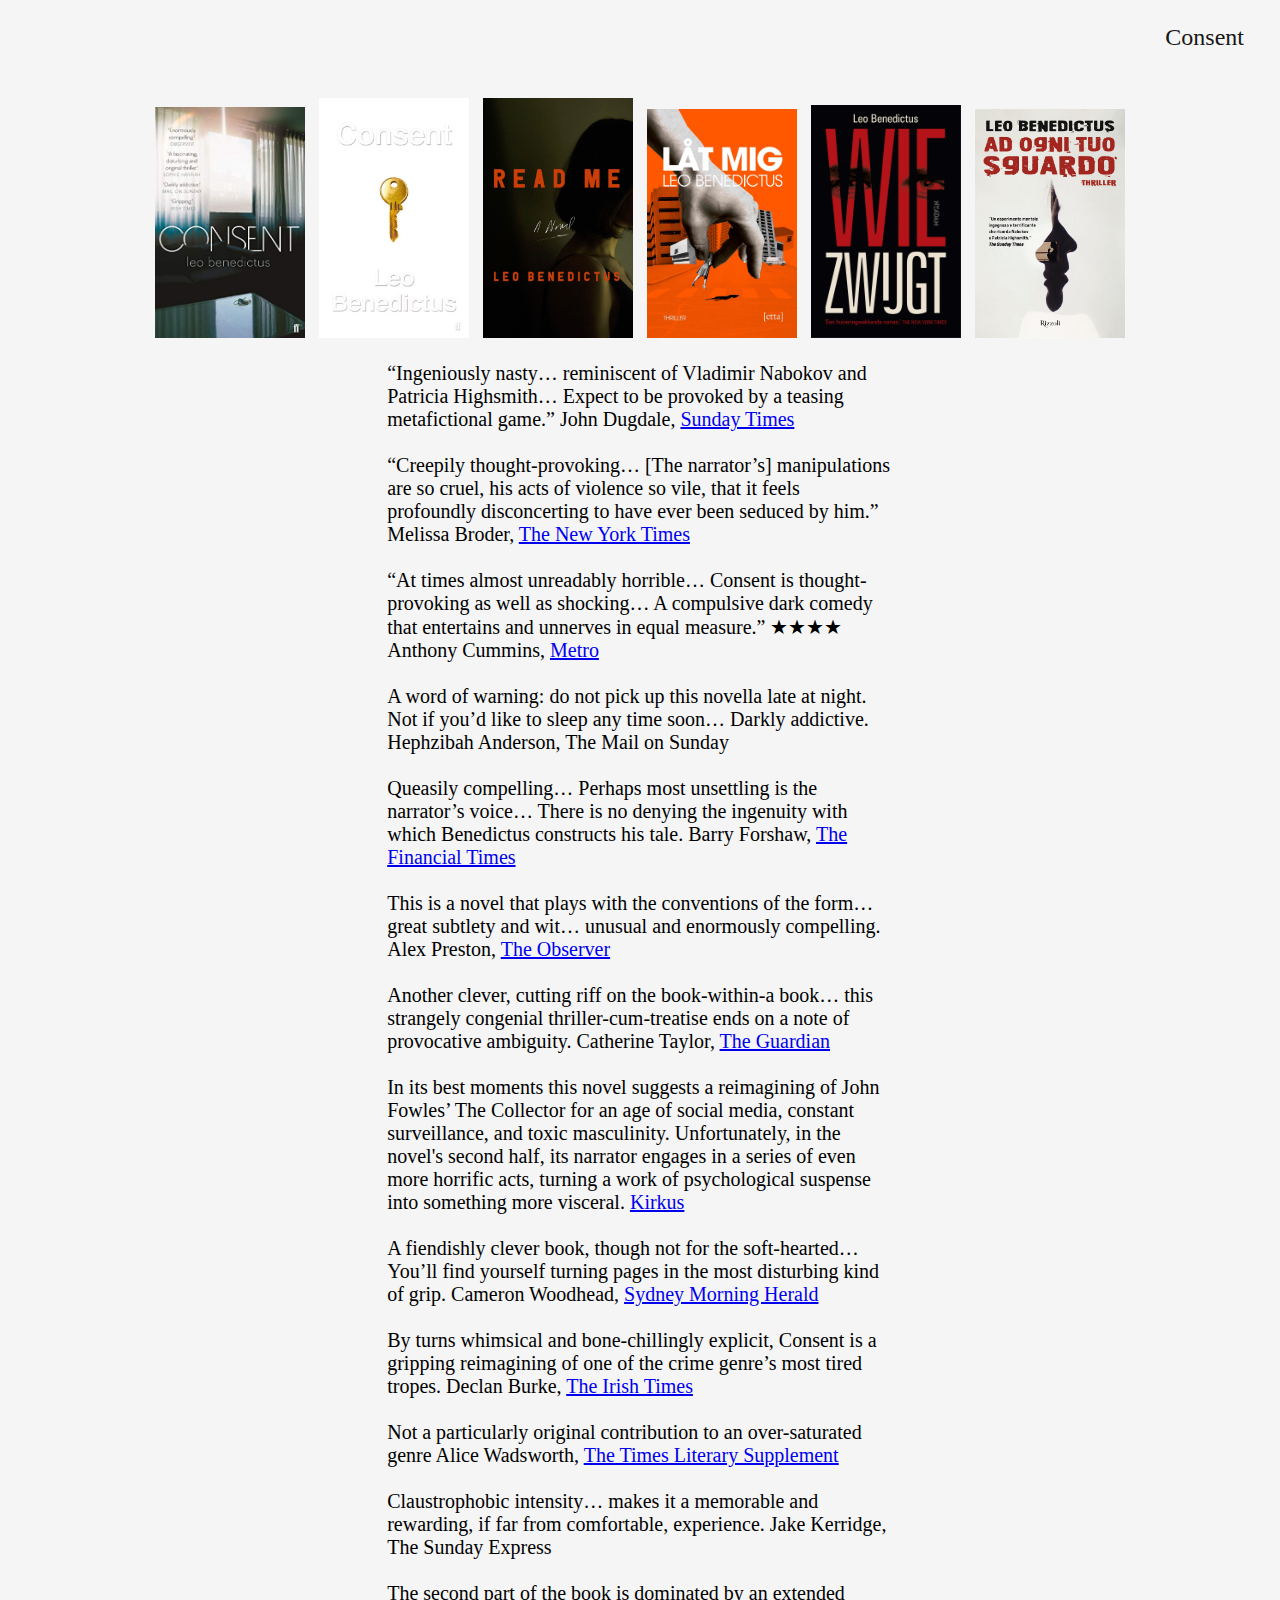
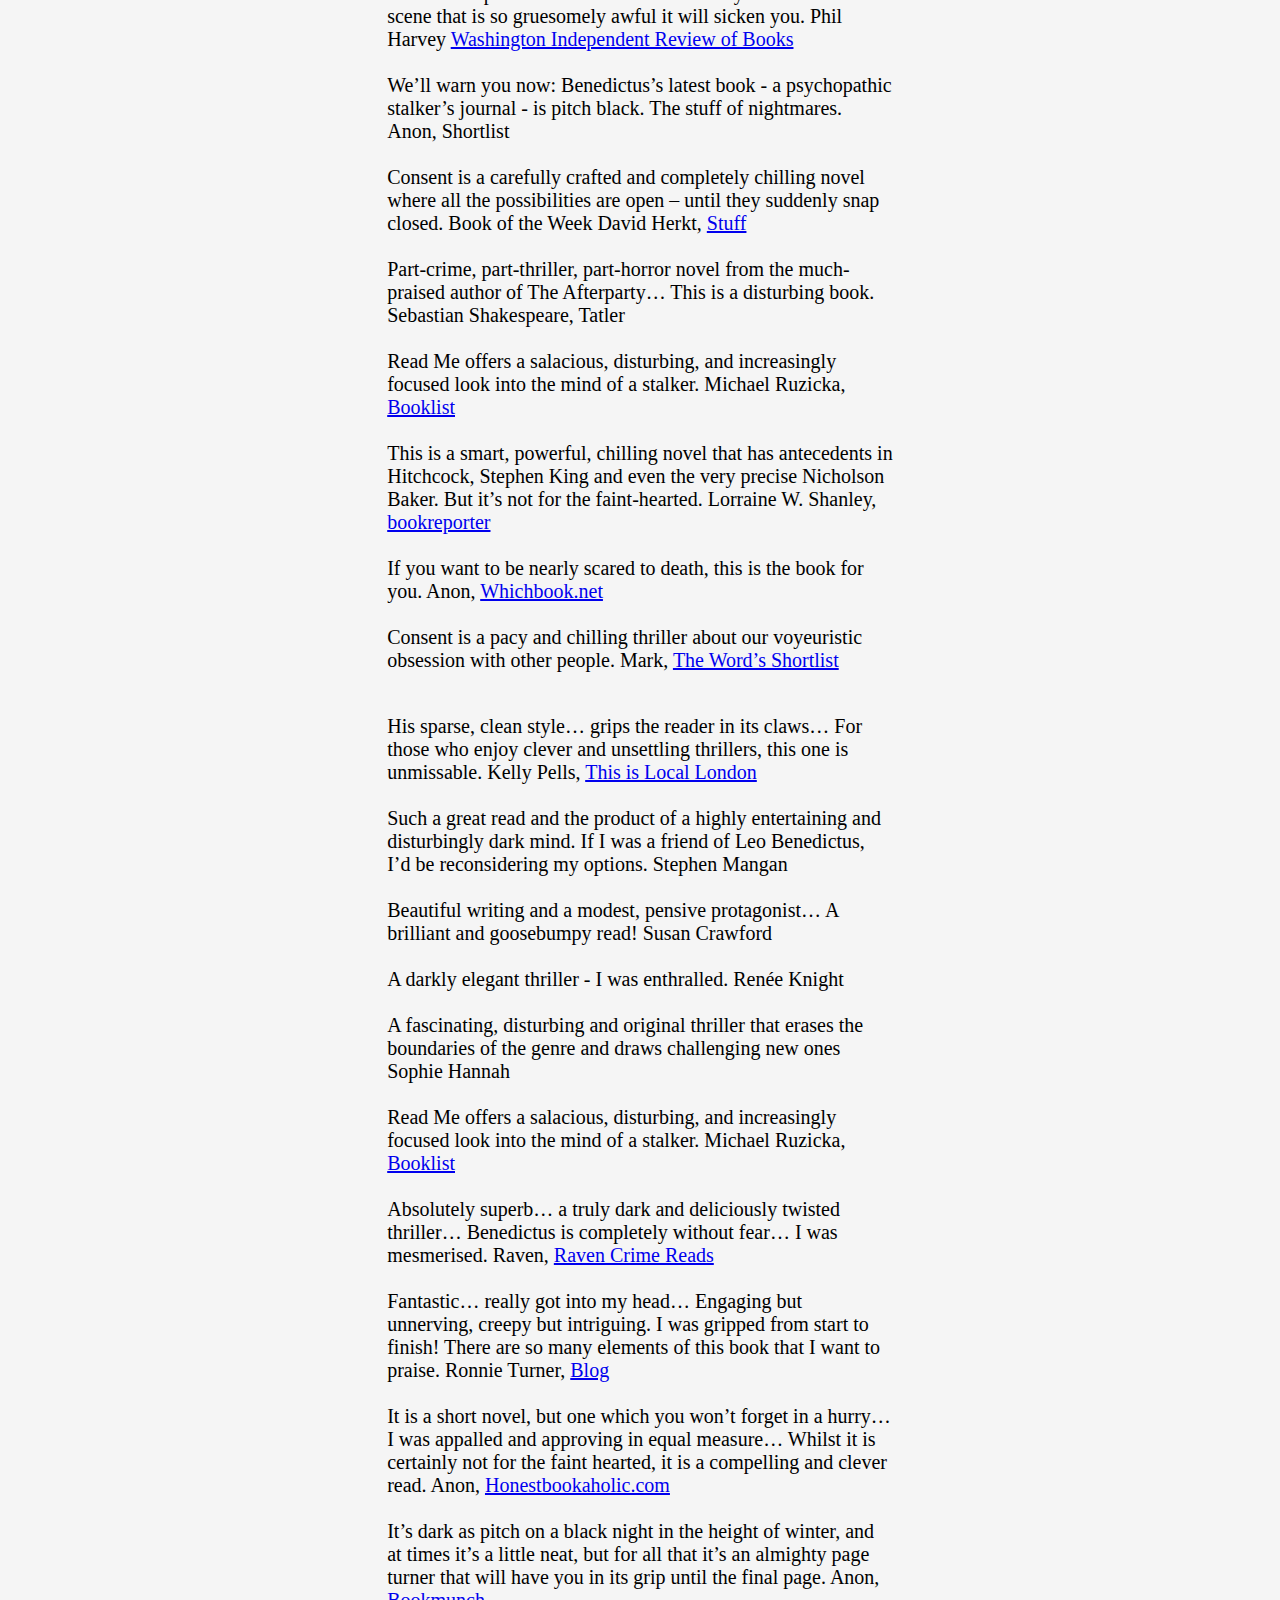
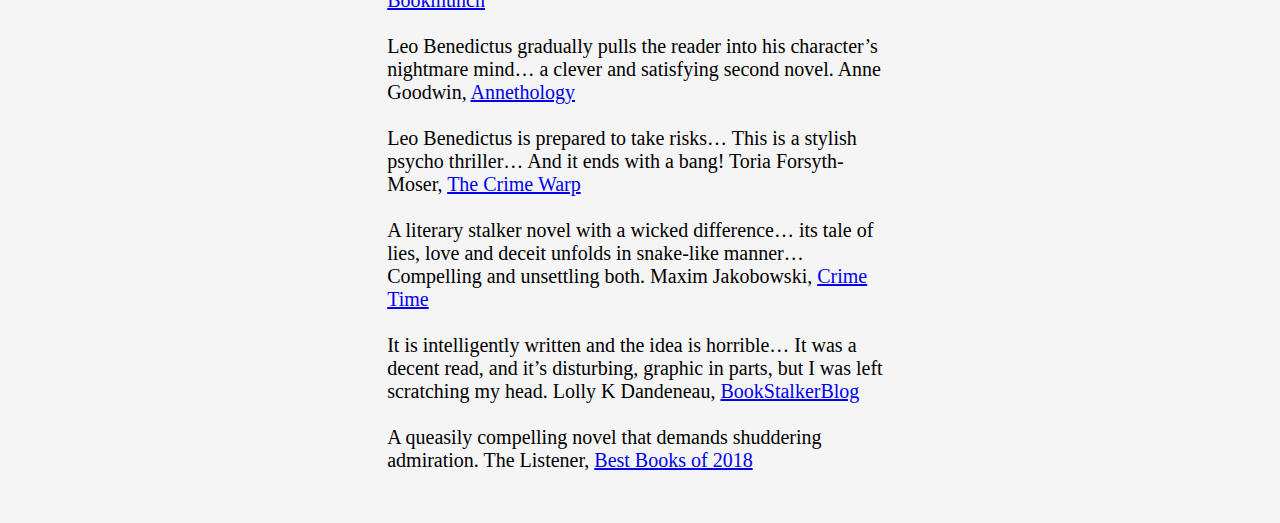
<file: index.html>
<!DOCTYPE html>
<html lang="en">
<head>
    <meta charset="UTF-8">
    <meta http-equiv="X-UA-Compatible" content="IE=edge">
    <meta name="viewport" content="width=device-width, initial-scale=1.0">
    <title>Consent / Read Me</title>
    <link rel="stylesheet" href="index.css">
</head>
<!-- Google tag (gtag.js) -->
<script async src="https://www.googletagmanager.com/gtag/js?id=G-5SF7X3CWGY"></script>
<script>
  window.dataLayer = window.dataLayer || [];
  function gtag(){dataLayer.push(arguments);}
  gtag('js', new Date());

  gtag('config', 'G-5SF7X3CWGY');
</script>
<body>
    <div class="dropdown">
        <button class="dropbtn">Consent</button>
        <div class="dropdown-content">
          <a href="about.html">About</a>
          <a href="The Afterparty.html">The Afterparty</a>
          <a href="journalism.html">Journalism</a>
        </div>
    </div>
    <br><br>
    <br><br><br>
    <div class="center">
    <a class="cover" href="https://www.amazon.co.uk/Consent-Read-Me-Leo-Benedictus-ebook/dp/B076QLG51K/" target="_blank">
    <img src="resources/consent uk pb.jpeg" width="150">
    </a> 
    <a class="cover" href="https://www.amazon.co.uk/Consent-Leo-Benedictus/dp/0571335888/" target="_blank">
    <img src="resources/consent-cover_hb.jpeg" width="150">
    </a>
    <a class="cover" href="https://www.amazon.com/Read-Me-Novel-Leo-Benedictus/dp/1538711478/" target="_blank">
    <img src="resources/readme-cover.jpeg" width="150">
    </a>
    <a class="cover" href="https://www.amazon.co.uk/L%C3%A5t-mig-Leo-Benedictus/dp/9187917548/" target="_blank">
    <img src="resources/LÅTMIG_OMSLAG_beskuren.jpeg" width="150">
    </a>
    <a class="cover" href="https://www.amazon.co.uk/Wie-zwijgt-Dutch-Leo-Benedictus-ebook/dp/B08P64TC7Y" target="_blank">
    <img src="resources/Wie Zwijgt.jpeg" width="150">
    </a>
    <a class="cover" href="https://www.amazon.co.uk/Ad-ogni-tuo-sguardo-Italian-ebook/dp/B09HSG1JDM" target="_blank">
    <img src="resources/Ad Ogni Tuo Sguardo.jpeg" width="150">
    </a>
    </div>
    <div class="quotes">
    <div class="row">
        <div class="column">
            <p>
                “Ingeniously nasty… reminiscent of Vladimir Nabokov and Patricia Highsmith… Expect to be provoked by a teasing metafictional game.”
                John Dugdale, <a href = "https://web.archive.org/web/20190913131425/https://www.thetimes.co.uk/magazine/culture/need-to-know-karen-cleveland-anatomy-scandal-sarah-vaughan-the-wife-alafair-burke-consent-leo-benedictus-thrillers-review-p602w8ktl">Sunday Times</a><br><br>
            
                “Creepily thought-provoking… [The narrator’s] manipulations are so cruel, his acts of violence so vile, that it feels profoundly disconcerting to have ever been seduced by him.”
                Melissa Broder, <a href="https://www.nytimes.com/2018/08/29/books/review/read-me-leo-benedictus.html?smid=tw-nytbooks&smtyp=cur">The New York Times</a><br><br>
            
                “At times almost unreadably horrible… Consent is thought-provoking as well as shocking… A compulsive dark comedy that entertains and unnerves in equal measure.” ★★★★
                Anthony Cummins, <a href="https://web.archive.org/web/20190913131425/https://www.metro.news/metro-book-chat-stalkers-tale-of-gender-relations/916653/">Metro</a><br><br>
            A word of warning: do not pick up this novella late at night. Not if you’d like to sleep any time soon… Darkly addictive.
            
                Hephzibah Anderson, The Mail on Sunday<br><br>
            Queasily compelling… Perhaps most unsettling is the narrator’s voice… There is no denying the ingenuity with which Benedictus constructs his tale.
            
                Barry Forshaw, <a href = "https://web.archive.org/web/20190913131425/https://www.ft.com/content/a922c8a4-2878-11e8-9274-2b13fccdc744">The Financial Times</a><br><br>
            This is a novel that plays with the conventions of the form… great subtlety and wit… unusual and enormously compelling.
            
                Alex Preston, <a href="https://web.archive.org/web/20190913131425/https://www.theguardian.com/books/2018/jan/21/consent-by-leo-benedictus-fear-by-dirk-kurbjuweit-review">The Observer</a><br><br>
            Another clever, cutting riff on the book-within-a book… this strangely congenial thriller-cum-treatise ends on a note of provocative ambiguity.
            
                Catherine Taylor, <a href ="https://web.archive.org/web/20190913131425/https://www.theguardian.com/books/2018/jan/25/consent-leo-benedictus-review?CMP=twt_books_b-gdnbooks">The Guardian</a><br><br>
            In its best moments this novel suggests a reimagining of John Fowles’ The Collector for an age of social media, constant surveillance, and toxic masculinity. Unfortunately, in the novel's second half, its narrator engages in a series of even more horrific acts, turning a work of psychological suspense into something more visceral.
            
            <a href="https://web.archive.org/web/20230722081122/https://www.kirkusreviews.com/book-reviews/leo-benedictus/read-me/">Kirkus</a><br><br>
                A fiendishly clever book, though not for the soft-hearted… You’ll find yourself turning pages in the most disturbing kind of grip.
            
                Cameron Woodhead, <a href="https://web.archive.org/web/20190913131425/https://www.smh.com.au/entertainment/books/consent-review-leo-benedictus-psychological-thriller-grips-in-a-disturbing-way-20180226-h0wn7t.html?utm_medium=rss&utm_source=rss_feed">Sydney Morning Herald</a><br><br>
            By turns whimsical and bone-chillingly explicit, Consent is a gripping reimagining of one of the crime genre’s most tired tropes.
            
                Declan Burke, <a href="https://web.archive.org/web/20190913131425/https://www.irishtimes.com/culture/books/crime-fiction-highlights-the-woman-in-the-window-genuine-fraud-the-long-silence-one-good-reason-consent-1.3398746">The Irish Times</a><br><br>
            Not a particularly original contribution to an over-saturated genre
            
                Alice Wadsworth, <a href="https://web.archive.org/web/20190913131425/https://www.the-tls.co.uk/articles/private/observation-benedictus/">The Times Literary Supplement</a><br><br>
            Claustrophobic intensity… makes it a memorable and rewarding, if far from comfortable, experience.
            
                Jake Kerridge, The Sunday Express<br><br>

            The second part of the book is dominated by an extended scene that is so gruesomely awful it will sicken you. Phil Harvey <a href="https://web.archive.org/web/20230722082228/https://www.washingtonindependentreviewofbooks.com/bookreview/read-me-a-novel">Washington Independent Review of Books</a><br><br>
            
            We’ll warn you now: Benedictus’s latest book - a psychopathic stalker’s journal - is pitch black. The stuff of nightmares.
            
                Anon, Shortlist<br><br>
            Consent is a carefully crafted and completely chilling novel where all the possibilities are open – until they suddenly snap closed. Book of the Week
            
                David Herkt, <a href="https://web.archive.org/web/20190913131425/https://www.stuff.co.nz/life-style/life/102779245/book-of-the-week-april-7-2018">Stuff</a><br><br>
            Part-crime, part-thriller, part-horror novel from the much-praised author of The Afterparty… This is a disturbing book.
            
                Sebastian Shakespeare, Tatler<br><br>
            
            Read Me offers a salacious, disturbing, and increasingly focused look into the mind of a stalker. Michael Ruzicka, <a href="https://web.archive.org/web/20230722082621/https://www.booklistonline.com/Read-Me-Leo-Benedictus/pid=9497268">Booklist</a><br><br>
            
            This is a smart, powerful, chilling novel that has antecedents in Hitchcock, Stephen King and even the very precise Nicholson Baker. But it’s not for the faint-hearted.  Lorraine W. Shanley, <a href="https://web.archive.org/web/20230722082930/https://www.bookreporter.com/reviews/read-me">bookreporter</a><br><br>

            If you want to be nearly scared to death, this is the book for you.
            
                Anon, <a href="https://web.archive.org/web/20190913131425/https://www.whichbook.net/book.aspx?id=12172">Whichbook.net</a><br><br>
            Consent is a pacy and chilling thriller about our voyeuristic obsession with other people.
                Mark, <a href="https://web.archive.org/web/20190913131425/http://wordsshortlist.blogspot.co.uk/2018/05/consent-by-leo-benedictus.html">The Word’s Shortlist</a><br><br>
        </div>
       <div class="column">
            His sparse, clean style… grips the reader in its claws… For those who enjoy clever and unsettling thrillers, this one is unmissable.
            
                Kelly Pells, <a href="https://web.archive.org/web/20190913131425/http://www.thisislocallondon.co.uk/news/16052157.Clever_and_unsettling_thriller_from_Guardian_journalist/">This is Local London</a><br><br>
            Such a great read and the product of a highly entertaining and disturbingly dark mind. If I was a friend of Leo Benedictus, I’d be reconsidering my options.
            
                Stephen Mangan<br><br>
            Beautiful writing and a modest, pensive protagonist… A brilliant and goosebumpy read!
            
                Susan Crawford<br><br>
            A darkly elegant thriller - I was enthralled.
            
                Renée Knight<br><br>
            A fascinating, disturbing and original thriller that erases the boundaries of the genre and draws challenging new ones
            
                Sophie Hannah<br><br>
            Read Me offers a salacious, disturbing, and increasingly focused look into the mind of a stalker.
            
                Michael Ruzicka, <a href="https://web.archive.org/web/20190913131425/https://www.booklistonline.com/Read-Me-Leo-Benedictus/pid=9497268">Booklist</a><br><br>
            Absolutely superb… a truly dark and deliciously twisted thriller… Benedictus is completely without fear… I was mesmerised.
            
                Raven, <a href="https://web.archive.org/web/20190913131425/https://ravencrimereads.wordpress.com/2018/03/15/theres-always-someone-watching-leo-benedictus-consent-james-lasdun-the-fall-guy/">Raven Crime Reads</a><br><br>
            Fantastic… really got into my head… Engaging but unnerving, creepy but intriguing. I was gripped from start to finish! There are so many elements of this book that I want to praise.
            
                Ronnie Turner, <a href="https://web.archive.org/web/20190913131425/https://ronnieturner.wordpress.com/2018/02/21/consent-by-leo-benedictus-bookreview-consent/">Blog</a><br><br>
            It is a short novel, but one which you won’t forget in a hurry… I was appalled and approving in equal measure… Whilst it is certainly not for the faint hearted, it is a compelling and clever read.
            
                Anon, <a href="https://web.archive.org/web/20190913131425/http://honestbookaholic.com/review-of-consent-by-leo-benedictus/">Honestbookaholic.com</a><br><br>
            It’s dark as pitch on a black night in the height of winter, and at times it’s a little neat, but for all that it’s an almighty page turner that will have you in its grip until the final page.
            
                Anon, <a href="https://web.archive.org/web/20190913131425/https://bookmunch.wordpress.com/2018/02/06/dark-as-pitch-on-a-black-night-in-the-height-of-winter-consent-by-leo-benedictus/">Bookmunch</a><br><br>
            Leo Benedictus gradually pulls the reader into his character’s nightmare mind… a clever and satisfying second novel.
            
                Anne Goodwin, <a href="https://web.archive.org/web/20190913131425/http://annegoodwin.weebly.com/annecdotal/people-studies-sight-consent">Annethology</a><br><br>
            Leo Benedictus is prepared to take risks… This is a stylish psycho thriller… And it ends with a bang!
            
                Toria Forsyth-Moser, <a href="https://web.archive.org/web/20190913131425/http://thecrimewarp.blogspot.co.uk/2018/02/consent-by-leo-benedictus-book-review.html">The Crime Warp</a><br><br>
            A literary stalker novel with a wicked difference… its tale of lies, love and deceit unfolds in snake-like manner… Compelling and unsettling both.
            
                Maxim Jakobowski, <a href="https://web.archive.org/web/20190913131425/http://www.crimetime.co.uk/max-maxim-jakubowski-new-crime-2/">Crime Time</a><br><br>
            It is intelligently written and the idea is horrible… It was a decent read, and it’s disturbing, graphic in parts, but I was left scratching my head.
            
                Lolly K Dandeneau, <a href="https://web.archive.org/web/20190913131425/https://bookstalkerblog.wordpress.com/2018/06/06/read-me-a-novel-by-leo-benedictus/">BookStalkerBlog</a><br><br>
            A queasily compelling novel that demands shuddering admiration.
            
                The Listener, <a href="https://web.archive.org/web/20190913131425/https://www.noted.co.nz/culture/books/100-best-books-of-2018-listener/">Best Books of 2018</a><br><br></p>
       </div>
    </div>
    </div>
</body>
</html>
</file>
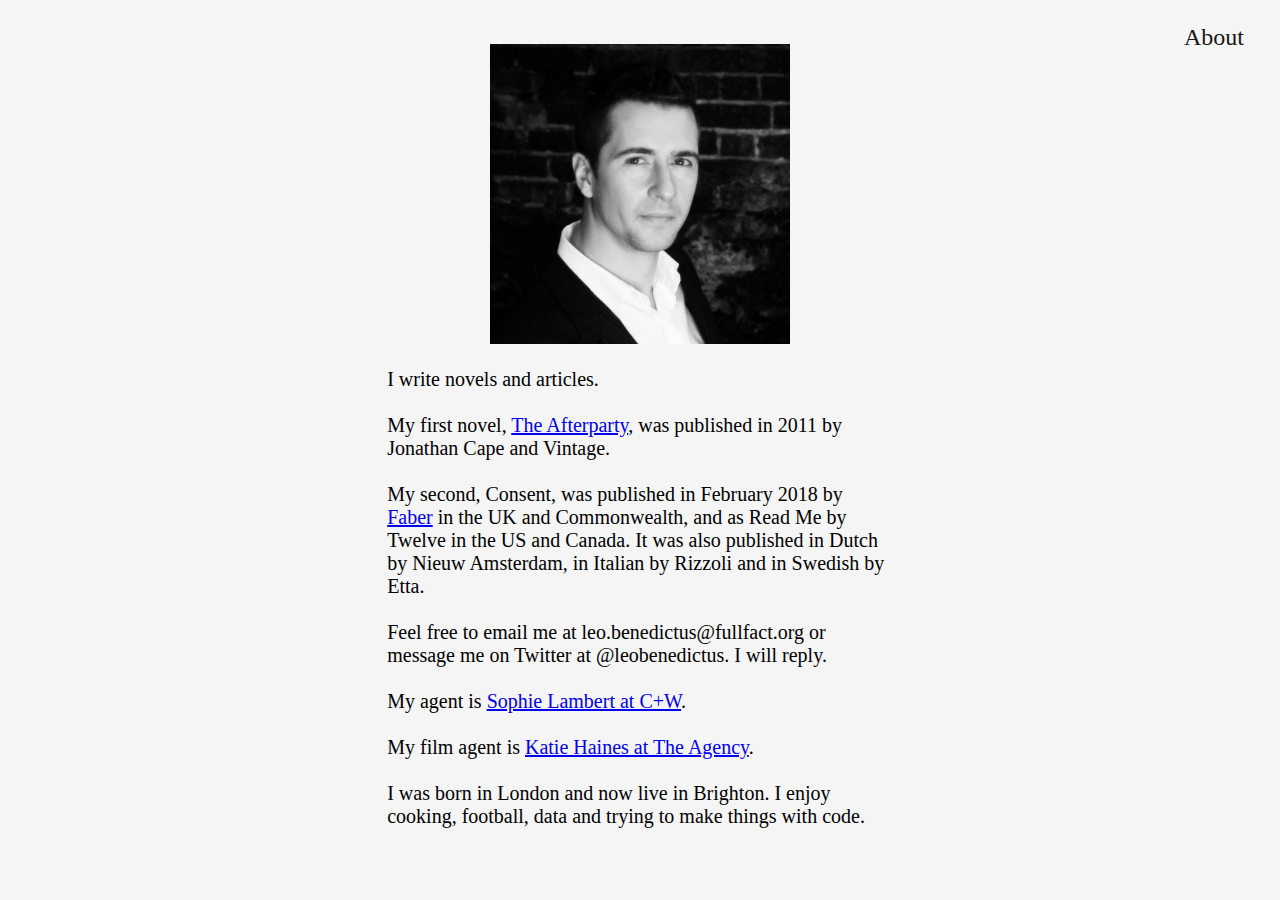
<file: about.html>
<!DOCTYPE html>
<html lang="en">
<head>
    <meta charset="UTF-8">
    <meta http-equiv="X-UA-Compatible" content="IE=edge">
    <meta name="viewport" content="width=device-width, initial-scale=1.0">
    <title>Leo Benedictus</title>
    <link rel="stylesheet" href="index.css">   
</head>
<!-- Google tag (gtag.js) -->
<script async src="https://www.googletagmanager.com/gtag/js?id=G-5SF7X3CWGY"></script>
<script>
  window.dataLayer = window.dataLayer || [];
  function gtag(){dataLayer.push(arguments);}
  gtag('js', new Date());

  gtag('config', 'G-5SF7X3CWGY');
</script>
<body>
   
    <div class="dropdown">
        <button class="dropbtn">About</button>
        <div class="dropdown-content">  
          <a href="index.html">Consent</a>
          <a href="The Afterparty.html">The Afterparty</a>
          <a href="journalism.html">Journalism</a>
        </div>
    </div>
    <br><br>

    <div class="center">
        <img src="resources/leo-benedictus-400x400.jpeg" width="300">
    </div>
    <div class="plain">
    <p>I write novels and articles.<br><br>

        My first novel, <a href="The Afterparty.html">The Afterparty</a>, was published in 2011 by Jonathan Cape and Vintage.<br><br>
        
        My second, Consent, was published in February 2018 by <a href="https://web.archive.org/web/20170315114959/http://www.faber.co.uk/blog/faber-announces-consent-by-leo-benedictus/">Faber</a> in the UK and Commonwealth, and as Read Me by Twelve in the US and Canada. It was also published in Dutch by Nieuw Amsterdam, in Italian by Rizzoli and in Swedish by Etta.<br><br>
        
        Feel free to email me at leo.benedictus@fullfact.org or message me on Twitter at @leobenedictus. I will reply.<br><br>
        
        My agent is <a href="https://cwagency.co.uk/agent/sophie-lambert">Sophie Lambert at C+W</a>.<br><br>
        
        My film agent is <a href="https://theagency.co.uk/the-agents/katie-haines/">Katie Haines at The Agency</a>.<br><br>
        
        I was born in London and now live in Brighton. I enjoy cooking, football, data and trying to make things with code.</p>
    </div>
</body>
</html>
</file>
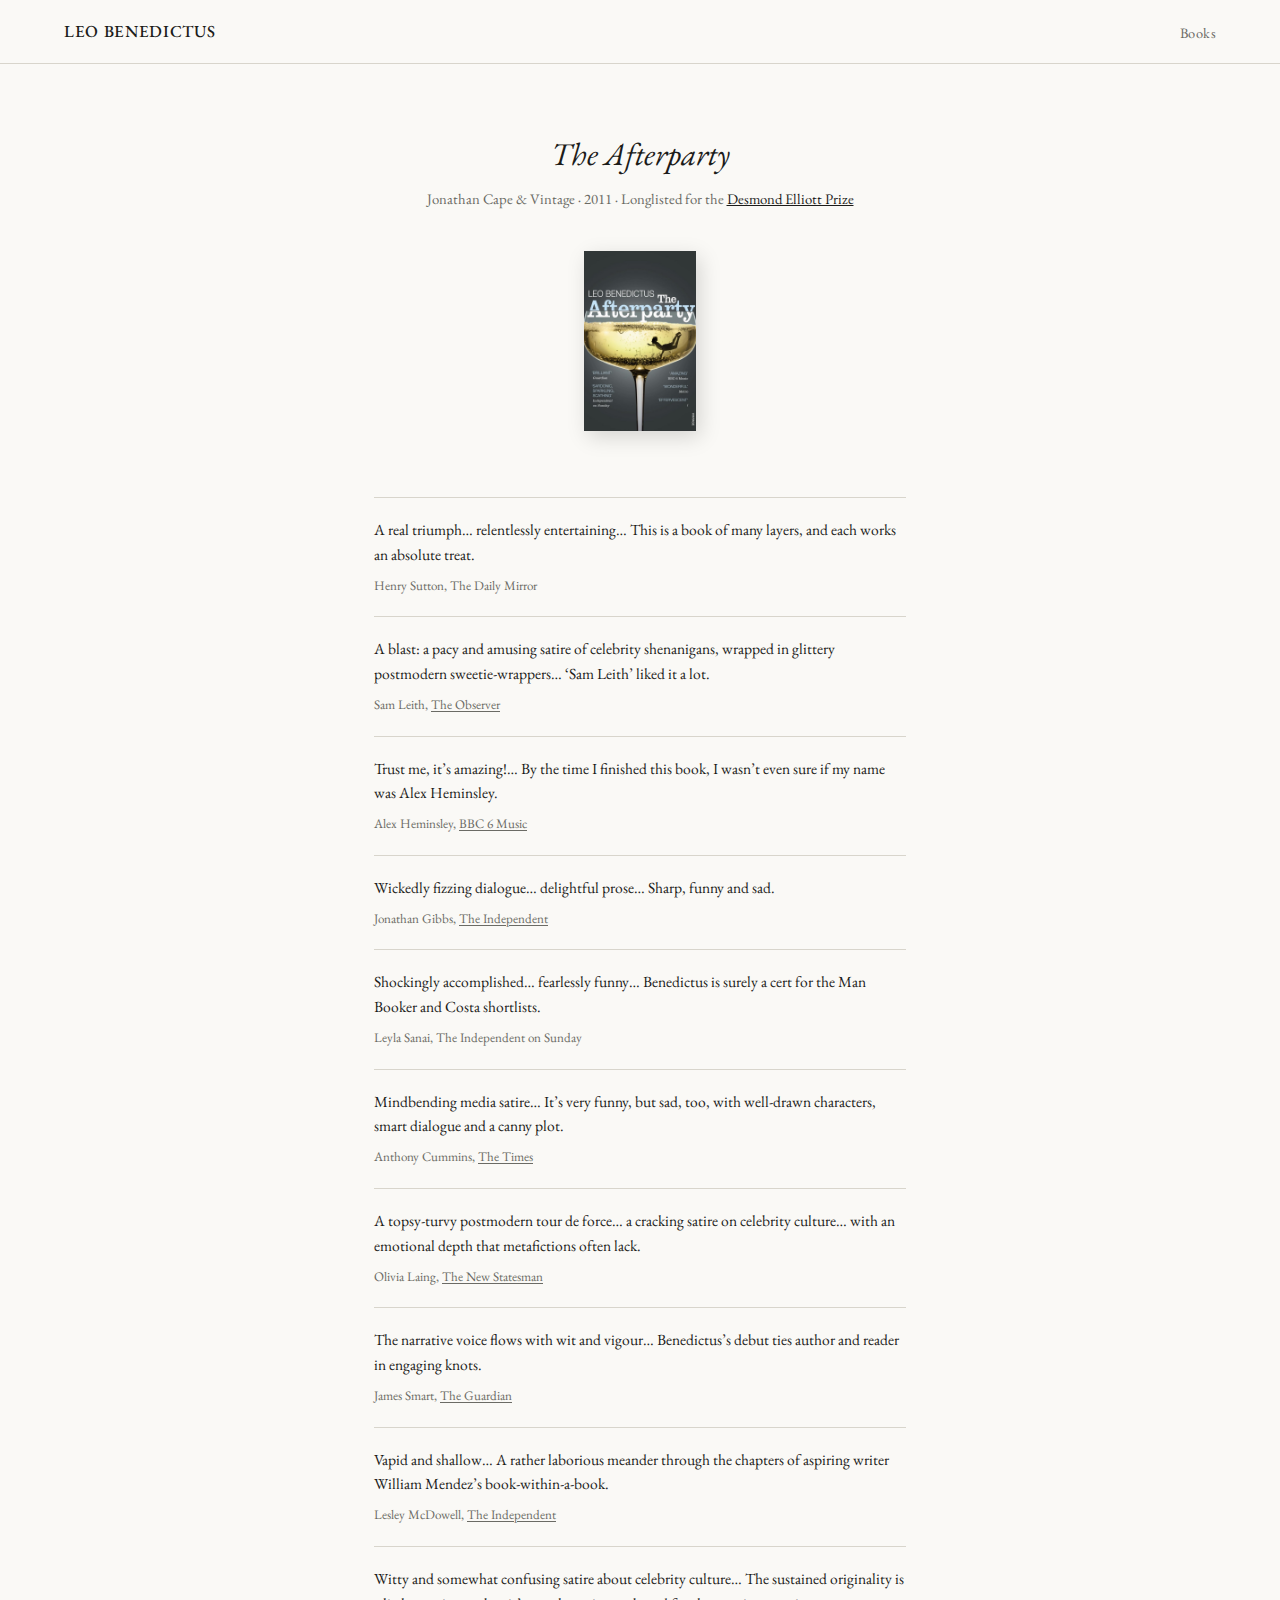
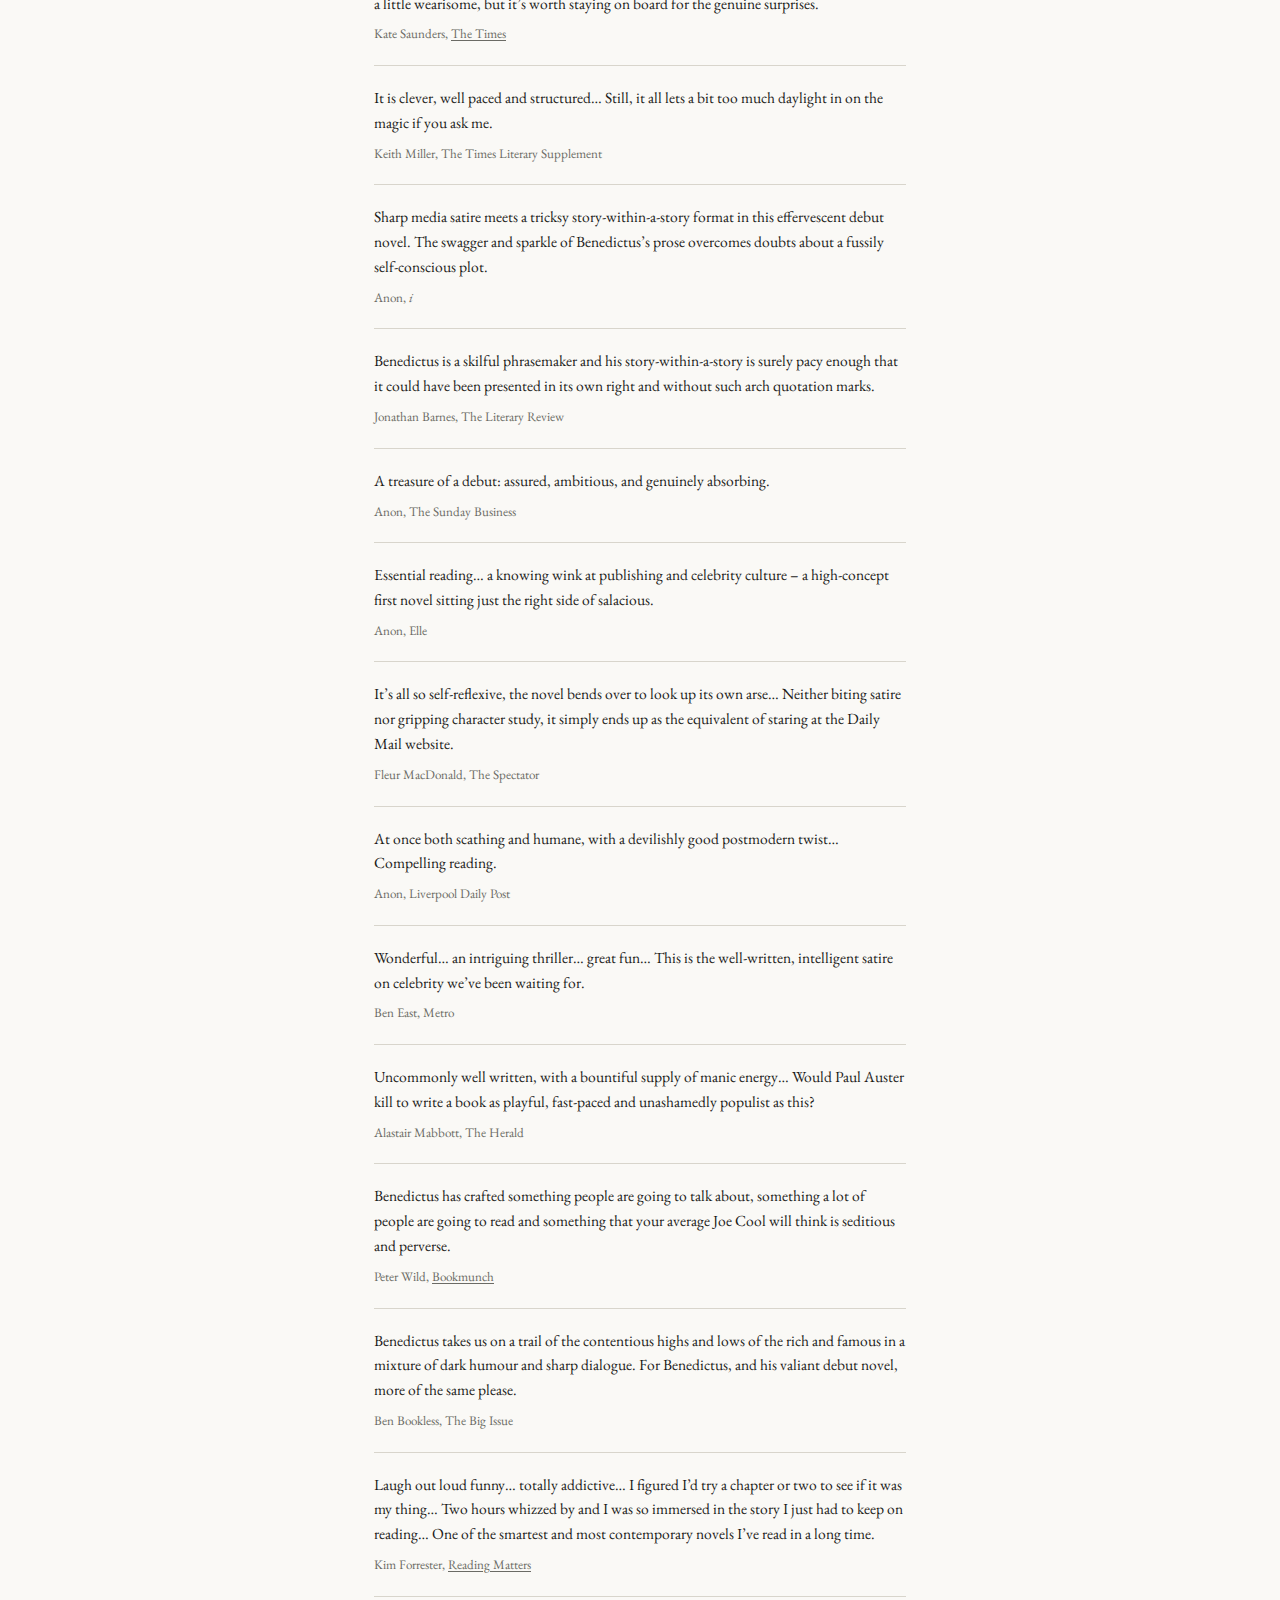
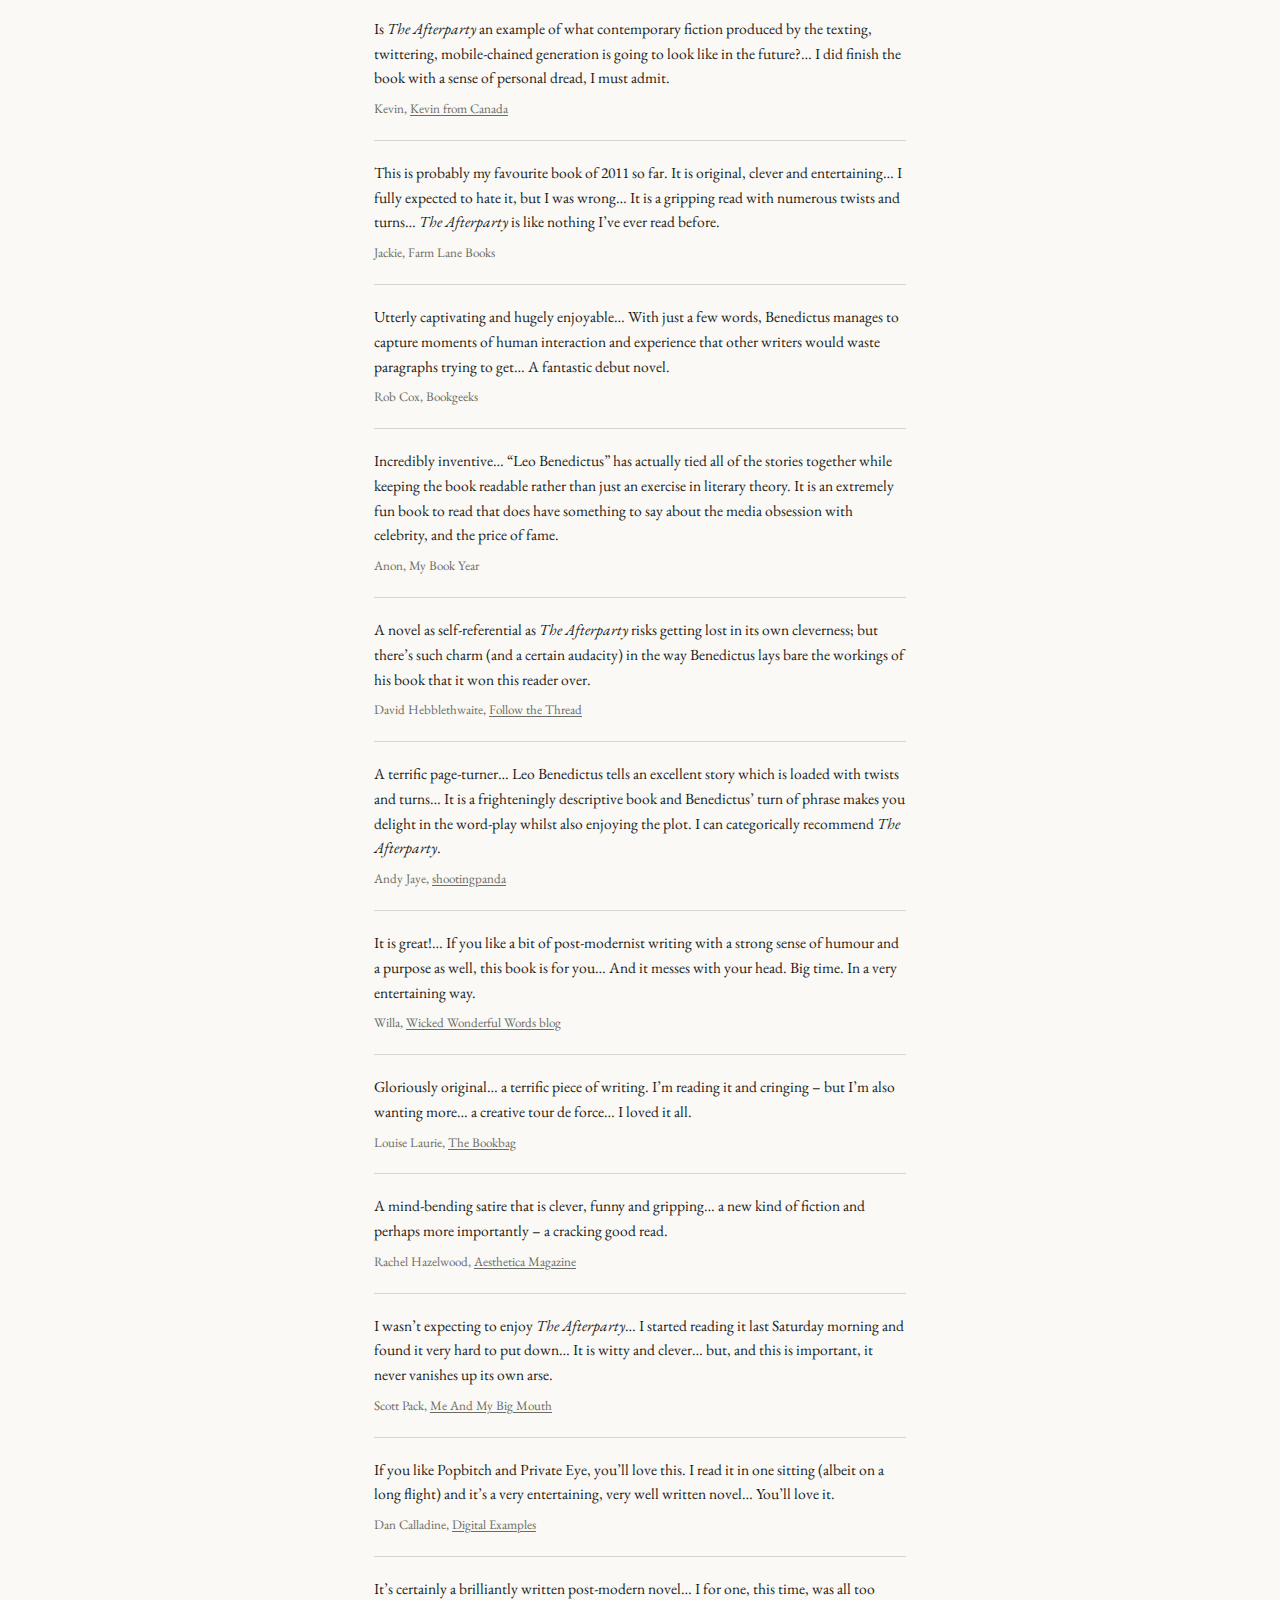
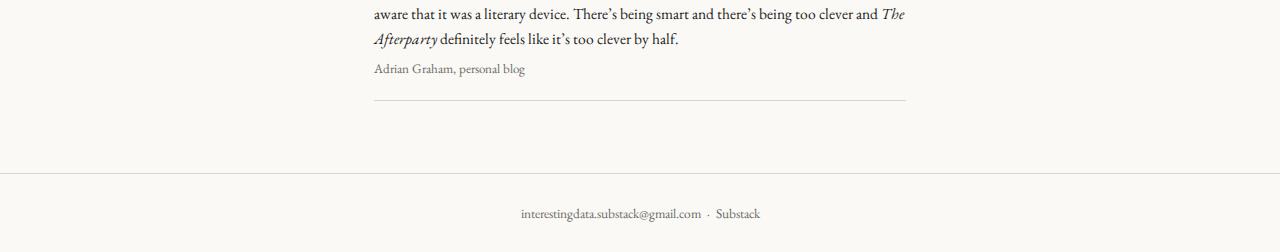
<file: afterparty.html>
<!DOCTYPE html>
<html lang="en">
<head>
    <meta charset="UTF-8">
    <meta name="viewport" content="width=device-width, initial-scale=1.0">
    <title>The Afterparty — Leo Benedictus</title>
    <meta name="description" content="The Afterparty — the debut novel by Leo Benedictus, published by Jonathan Cape in 2011.">
    <link rel="preconnect" href="https://fonts.googleapis.com">
    <link rel="preconnect" href="https://fonts.gstatic.com" crossorigin>
    <link href="https://fonts.googleapis.com/css2?family=EB+Garamond:ital,wght@0,400;0,500;1,400&display=swap" rel="stylesheet">
    <link rel="stylesheet" href="style.css">
</head>
<!-- Google tag (gtag.js) -->
<script async src="https://www.googletagmanager.com/gtag/js?id=G-5SF7X3CWGY"></script>
<script>
  window.dataLayer = window.dataLayer || [];
  function gtag(){dataLayer.push(arguments);}
  gtag('js', new Date());
  gtag('config', 'G-5SF7X3CWGY');
</script>
<body>

<nav>
    <a class="nav-name" href="index.html">Leo Benedictus</a>
    <ul class="nav-links">
        <li>
            <button class="nav-dropdown-btn" aria-haspopup="true">Books</button>
            <div class="nav-dropdown-menu">
                <a href="consent.html">Consent / Read Me</a>
                <a href="afterparty.html">The Afterparty</a>
            </div>
        </li>
    </ul>
</nav>

<div class="page">

    <div class="book-hero">
        <h1>The Afterparty</h1>
        <p class="book-meta">Jonathan Cape &amp; Vintage &middot; 2011 &middot; Longlisted for the <a href="https://web.archive.org/web/2/https://nationalcentreforwriting.org.uk/desmond-elliott-prize/past-winners/">Desmond Elliott Prize</a></p>

        <div class="book-covers">
            <a href="https://www.amazon.co.uk/gp/product/0099552566/" target="_blank">
                <img src="resources/the-afterparty-cover.jpeg" alt="The Afterparty cover">
            </a>
        </div>
    </div>

    <div class="section">
        <div class="review">
            <p class="review-text">A real triumph&hellip; relentlessly entertaining&hellip; This is a book of many layers, and each works an absolute treat.</p>
            <p class="review-source">Henry Sutton, The Daily Mirror</p>
        </div>

        <div class="review">
            <p class="review-text">A blast: a pacy and amusing satire of celebrity shenanigans, wrapped in glittery postmodern sweetie-wrappers&hellip; &lsquo;Sam Leith&rsquo; liked it a lot.</p>
            <p class="review-source">Sam Leith, <a href="https://web.archive.org/web/20180121130942/https://www.theguardian.com/books/2011/feb/27/afterparty-leo-benedictus-review">The Observer</a></p>
        </div>

        <div class="review">
            <p class="review-text">Trust me, it&rsquo;s amazing!&hellip; By the time I finished this book, I wasn&rsquo;t even sure if my name was Alex Heminsley.</p>
            <p class="review-source">Alex Heminsley, <a href="https://web.archive.org/web/20170113214447/http://www.bbc.co.uk/radio/player/b00z9pz3/Nemone_15_03_2011">BBC 6 Music</a></p>
        </div>

        <div class="review">
            <p class="review-text">Wickedly fizzing dialogue&hellip; delightful prose&hellip; Sharp, funny and sad.</p>
            <p class="review-source">Jonathan Gibbs, <a href="https://web.archive.org/web/20170420110236/http://www.independent.co.uk/arts-entertainment/books/reviews/the-afterparty-by-leo-benedictus-2263432.html">The Independent</a></p>
        </div>

        <div class="review">
            <p class="review-text">Shockingly accomplished&hellip; fearlessly funny&hellip; Benedictus is surely a cert for the Man Booker and Costa shortlists.</p>
            <p class="review-source">Leyla Sanai, The Independent on Sunday</p>
        </div>

        <div class="review">
            <p class="review-text">Mindbending media satire&hellip; It&rsquo;s very funny, but sad, too, with well-drawn characters, smart dialogue and a canny plot.</p>
            <p class="review-source">Anthony Cummins, <a href="https://web.archive.org/web/20150515183543/http://www.thetimes.co.uk/tto/arts/books/fiction/article3314859.ece">The Times</a></p>
        </div>

        <div class="review">
            <p class="review-text">A topsy-turvy postmodern tour de force&hellip; a cracking satire on celebrity culture&hellip; with an emotional depth that metafictions often lack.</p>
            <p class="review-source">Olivia Laing, <a href="https://web.archive.org/web/20170420103907/http://www.newstatesman.com/books/2011/03/celebrity-publicity-afterparty">The New Statesman</a></p>
        </div>

        <div class="review">
            <p class="review-text">The narrative voice flows with wit and vigour&hellip; Benedictus&rsquo;s debut ties author and reader in engaging knots.</p>
            <p class="review-source">James Smart, <a href="https://web.archive.org/web/20150926201619/http://www.theguardian.com/books/2011/mar/12/fiction-carl-hiaasen">The Guardian</a></p>
        </div>

        <div class="review">
            <p class="review-text">Vapid and shallow&hellip; A rather laborious meander through the chapters of aspiring writer William Mendez&rsquo;s book-within-a-book.</p>
            <p class="review-source">Lesley McDowell, <a href="https://web.archive.org/web/20170420110242/http://www.independent.co.uk/arts-entertainment/books/reviews/the-afterparty-by-leo-benedictus-6774181.html">The Independent</a></p>
        </div>

        <div class="review">
            <p class="review-text">Witty and somewhat confusing satire about celebrity culture&hellip; The sustained originality is a little wearisome, but it&rsquo;s worth staying on board for the genuine surprises.</p>
            <p class="review-source">Kate Saunders, <a href="https://web.archive.org/web/20150517114142/http://www.thetimes.co.uk/tto/arts/books/fiction/article2986589.ece">The Times</a></p>
        </div>

        <div class="review">
            <p class="review-text">It is clever, well paced and structured&hellip; Still, it all lets a bit too much daylight in on the magic if you ask me.</p>
            <p class="review-source">Keith Miller, The Times Literary Supplement</p>
        </div>

        <div class="review">
            <p class="review-text">Sharp media satire meets a tricksy story-within-a-story format in this effervescent debut novel. The swagger and sparkle of Benedictus&rsquo;s prose overcomes doubts about a fussily self-conscious plot.</p>
            <p class="review-source">Anon, <em>i</em></p>
        </div>

        <div class="review">
            <p class="review-text">Benedictus is a skilful phrasemaker and his story-within-a-story is surely pacy enough that it could have been presented in its own right and without such arch quotation marks.</p>
            <p class="review-source">Jonathan Barnes, The Literary Review</p>
        </div>

        <div class="review">
            <p class="review-text">A treasure of a debut: assured, ambitious, and genuinely absorbing.</p>
            <p class="review-source">Anon, The Sunday Business</p>
        </div>

        <div class="review">
            <p class="review-text">Essential reading&hellip; a knowing wink at publishing and celebrity culture &ndash; a high-concept first novel sitting just the right side of salacious.</p>
            <p class="review-source">Anon, Elle</p>
        </div>

        <div class="review">
            <p class="review-text">It&rsquo;s all so self-reflexive, the novel bends over to look up its own arse&hellip; Neither biting satire nor gripping character study, it simply ends up as the equivalent of staring at the Daily Mail website.</p>
            <p class="review-source">Fleur MacDonald, The Spectator</p>
        </div>

        <div class="review">
            <p class="review-text">At once both scathing and humane, with a devilishly good postmodern twist&hellip; Compelling reading.</p>
            <p class="review-source">Anon, Liverpool Daily Post</p>
        </div>

        <div class="review">
            <p class="review-text">Wonderful&hellip; an intriguing thriller&hellip; great fun&hellip; This is the well-written, intelligent satire on celebrity we&rsquo;ve been waiting for.</p>
            <p class="review-source">Ben East, Metro</p>
        </div>

        <div class="review">
            <p class="review-text">Uncommonly well written, with a bountiful supply of manic energy&hellip; Would Paul Auster kill to write a book as playful, fast-paced and unashamedly populist as this?</p>
            <p class="review-source">Alastair Mabbott, The Herald</p>
        </div>

        <div class="review">
            <p class="review-text">Benedictus has crafted something people are going to talk about, something a lot of people are going to read and something that your average Joe Cool will think is seditious and perverse.</p>
            <p class="review-source">Peter Wild, <a href="https://web.archive.org/web/20210512151226/https://bookmunch.wordpress.com/2011/03/04/%E2%80%98a-new-kind-of-novel-i-honestly-do-think-so-yes%E2%80%99-%E2%80%93-an-interview-with-leo-benedictus-author-of-the-afterparty/">Bookmunch</a></p>
        </div>

        <div class="review">
            <p class="review-text">Benedictus takes us on a trail of the contentious highs and lows of the rich and famous in a mixture of dark humour and sharp dialogue. For Benedictus, and his valiant debut novel, more of the same please.</p>
            <p class="review-source">Ben Bookless, The Big Issue</p>
        </div>

        <div class="review">
            <p class="review-text">Laugh out loud funny&hellip; totally addictive&hellip; I figured I&rsquo;d try a chapter or two to see if it was my thing&hellip; Two hours whizzed by and I was so immersed in the story I just had to keep on reading&hellip; One of the smartest and most contemporary novels I&rsquo;ve read in a long time.</p>
            <p class="review-source">Kim Forrester, <a href="https://web.archive.org/web/20160229105436/http://readingmattersblog.com/2011/03/04/the-afterparty-by-leo-benedictus/">Reading Matters</a></p>
        </div>

        <div class="review">
            <p class="review-text">Is <em>The Afterparty</em> an example of what contemporary fiction produced by the texting, twittering, mobile-chained generation is going to look like in the future?&hellip; I did finish the book with a sense of personal dread, I must admit.</p>
            <p class="review-source">Kevin, <a href="https://web.archive.org/web/20200628114819/https://kevinfromcanada.wordpress.com/2011/03/28/the-afterparty-by-leo-benedictus/">Kevin from Canada</a></p>
        </div>

        <div class="review">
            <p class="review-text">This is probably my favourite book of 2011 so far. It is original, clever and entertaining&hellip; I fully expected to hate it, but I was wrong&hellip; It is a gripping read with numerous twists and turns&hellip; <em>The Afterparty</em> is like nothing I&rsquo;ve ever read before.</p>
            <p class="review-source">Jackie, Farm Lane Books</p>
        </div>

        <div class="review">
            <p class="review-text">Utterly captivating and hugely enjoyable&hellip; With just a few words, Benedictus manages to capture moments of human interaction and experience that other writers would waste paragraphs trying to get&hellip; A fantastic debut novel.</p>
            <p class="review-source">Rob Cox, Bookgeeks</p>
        </div>

        <div class="review">
            <p class="review-text">Incredibly inventive&hellip; &ldquo;Leo Benedictus&rdquo; has actually tied all of the stories together while keeping the book readable rather than just an exercise in literary theory. It is an extremely fun book to read that does have something to say about the media obsession with celebrity, and the price of fame.</p>
            <p class="review-source">Anon, My Book Year</p>
        </div>

        <div class="review">
            <p class="review-text">A novel as self-referential as <em>The Afterparty</em> risks getting lost in its own cleverness; but there&rsquo;s such charm (and a certain audacity) in the way Benedictus lays bare the workings of his book that it won this reader over.</p>
            <p class="review-source">David Hebblethwaite, <a href="https://web.archive.org/web/20200601062703/http://www.davidsbookworld.com/2011/05/18/book-notes-benedictus-ward-medvei/">Follow the Thread</a></p>
        </div>

        <div class="review">
            <p class="review-text">A terrific page-turner&hellip; Leo Benedictus tells an excellent story which is loaded with twists and turns&hellip; It is a frighteningly descriptive book and Benedictus&rsquo; turn of phrase makes you delight in the word-play whilst also enjoying the plot. I can categorically recommend <em>The Afterparty</em>.</p>
            <p class="review-source">Andy Jaye, <a href="https://web.archive.org/web/20170420105839/http://pandathebladerunner.blogspot.co.uk/2011/07/afterparty-by-leo-benedictus.html">shootingpanda</a></p>
        </div>

        <div class="review">
            <p class="review-text">It is great!&hellip; If you like a bit of post-modernist writing with a strong sense of humour and a purpose as well, this book is for you&hellip; And it messes with your head. Big time. In a very entertaining way.</p>
            <p class="review-source">Willa, <a href="https://web.archive.org/web/20170424091012/http://wickedwonderfulwords.blogspot.co.uk/2011/12/review-afterparty-by-leo-benedictus.html">Wicked Wonderful Words blog</a></p>
        </div>

        <div class="review">
            <p class="review-text">Gloriously original&hellip; a terrific piece of writing. I&rsquo;m reading it and cringing &ndash; but I&rsquo;m also wanting more&hellip; a creative tour de force&hellip; I loved it all.</p>
            <p class="review-source">Louise Laurie, <a href="https://web.archive.org/web/20170706235104/http://www.thebookbag.co.uk/reviews/index.php?title=The_Afterparty_by_Leo_Benedictus">The Bookbag</a></p>
        </div>

        <div class="review">
            <p class="review-text">A mind-bending satire that is clever, funny and gripping&hellip; a new kind of fiction and perhaps more importantly &ndash; a cracking good read.</p>
            <p class="review-source">Rachel Hazelwood, <a href="https://web.archive.org/web/20190201045451/http://www.aestheticamagazine.com/metafiction-with-a-21st-century-twist">Aesthetica Magazine</a></p>
        </div>

        <div class="review">
            <p class="review-text">I wasn&rsquo;t expecting to enjoy <em>The Afterparty</em>&hellip; I started reading it last Saturday morning and found it very hard to put down&hellip; It is witty and clever&hellip; but, and this is important, it never vanishes up its own arse.</p>
            <p class="review-source">Scott Pack, <a href="https://web.archive.org/web/20170424075004/http://meandmybigmouth.typepad.com/scottpack/2012/05/not-wank.html">Me And My Big Mouth</a></p>
        </div>

        <div class="review">
            <p class="review-text">If you like Popbitch and Private Eye, you&rsquo;ll love this. I read it in one sitting (albeit on a long flight) and it&rsquo;s a very entertaining, very well written novel&hellip; You&rsquo;ll love it.</p>
            <p class="review-source">Dan Calladine, <a href="https://web.archive.org/web/20170424075004/http://digital-examples.blogspot.co.uk/2012/03/things-i-love-sunday-25th-march.html">Digital Examples</a></p>
        </div>

        <div class="review">
            <p class="review-text">It&rsquo;s certainly a brilliantly written post-modern novel&hellip; I for one, this time, was all too aware that it was a literary device. There&rsquo;s being smart and there&rsquo;s being too clever and <em>The Afterparty</em> definitely feels like it&rsquo;s too clever by half.</p>
            <p class="review-source">Adrian Graham, personal blog</p>
        </div>

    </div>

</div>

<footer>
    <p><a href="mailto:interestingdata.substack@gmail.com">interestingdata.substack@gmail.com</a> &nbsp;&middot;&nbsp; <a href="https://leobenedictus.substack.com">Substack</a></p>
</footer>

</body>
</html>
</file>
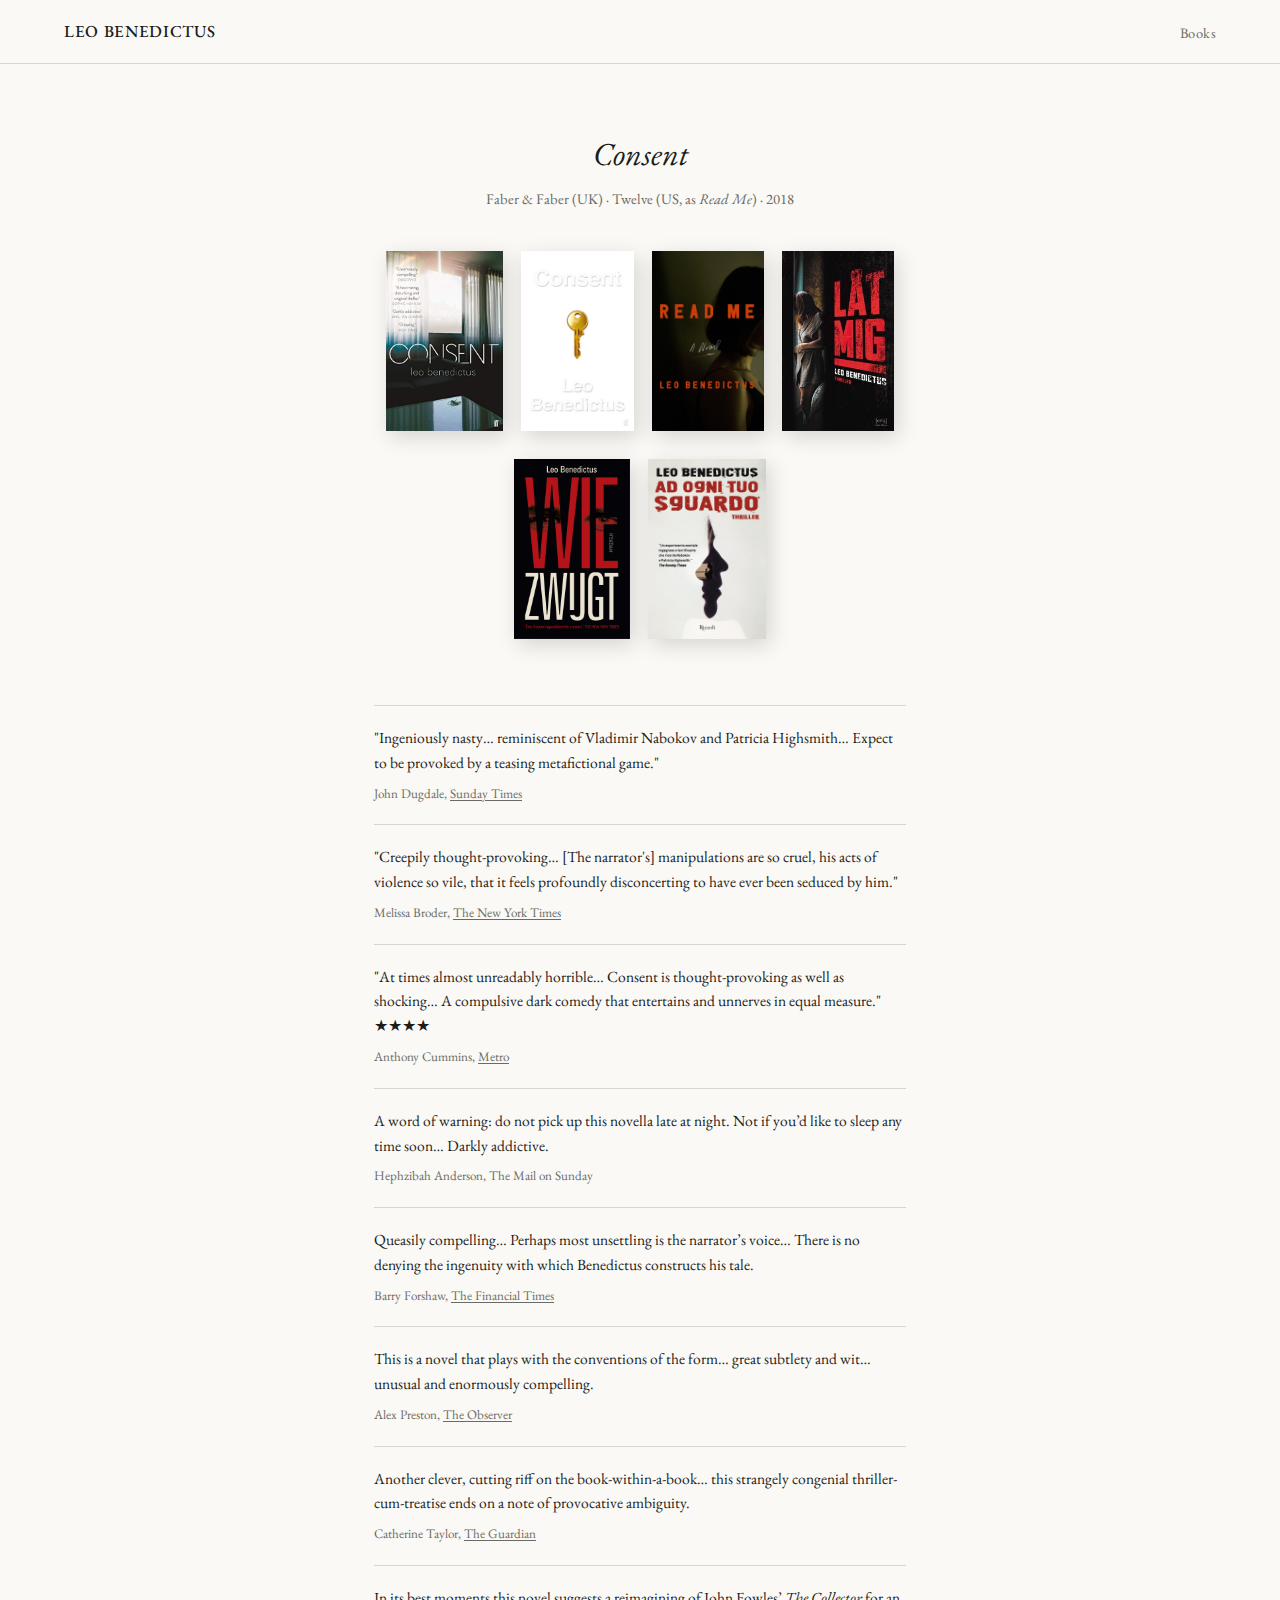
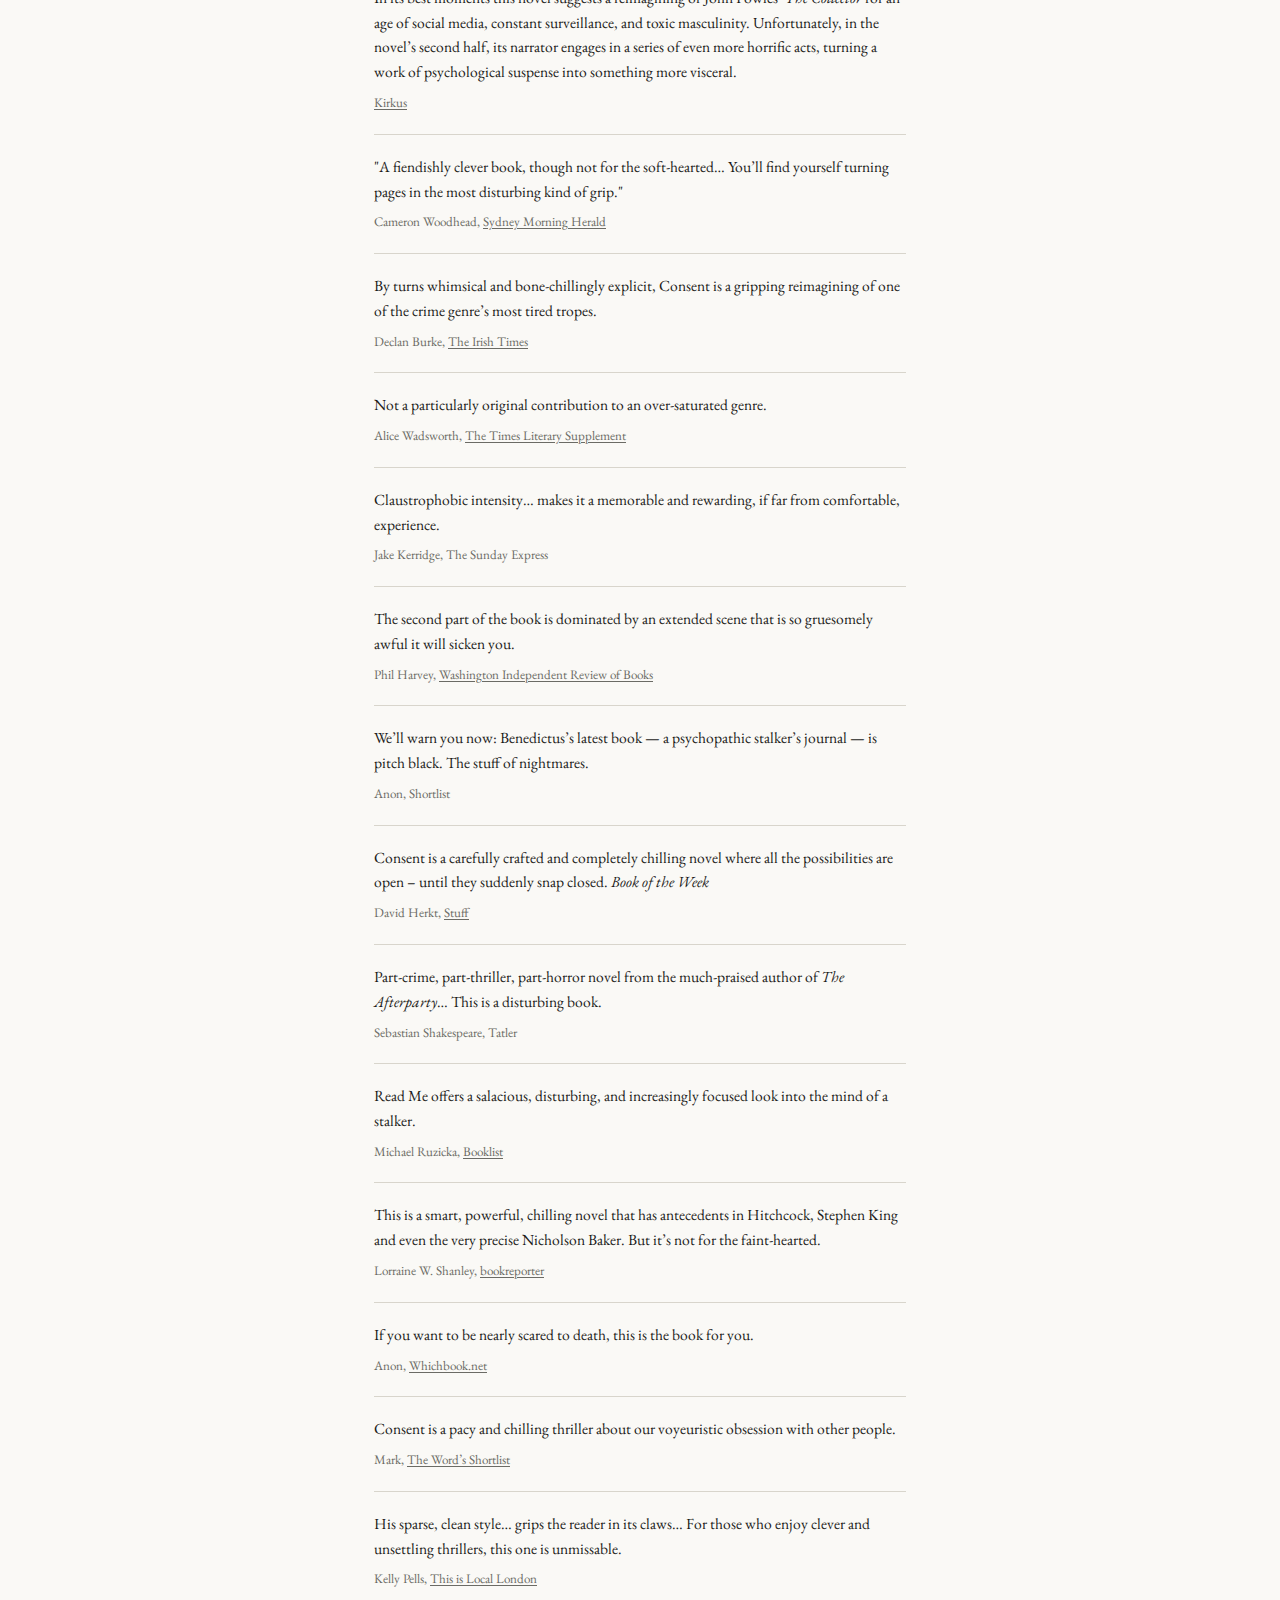
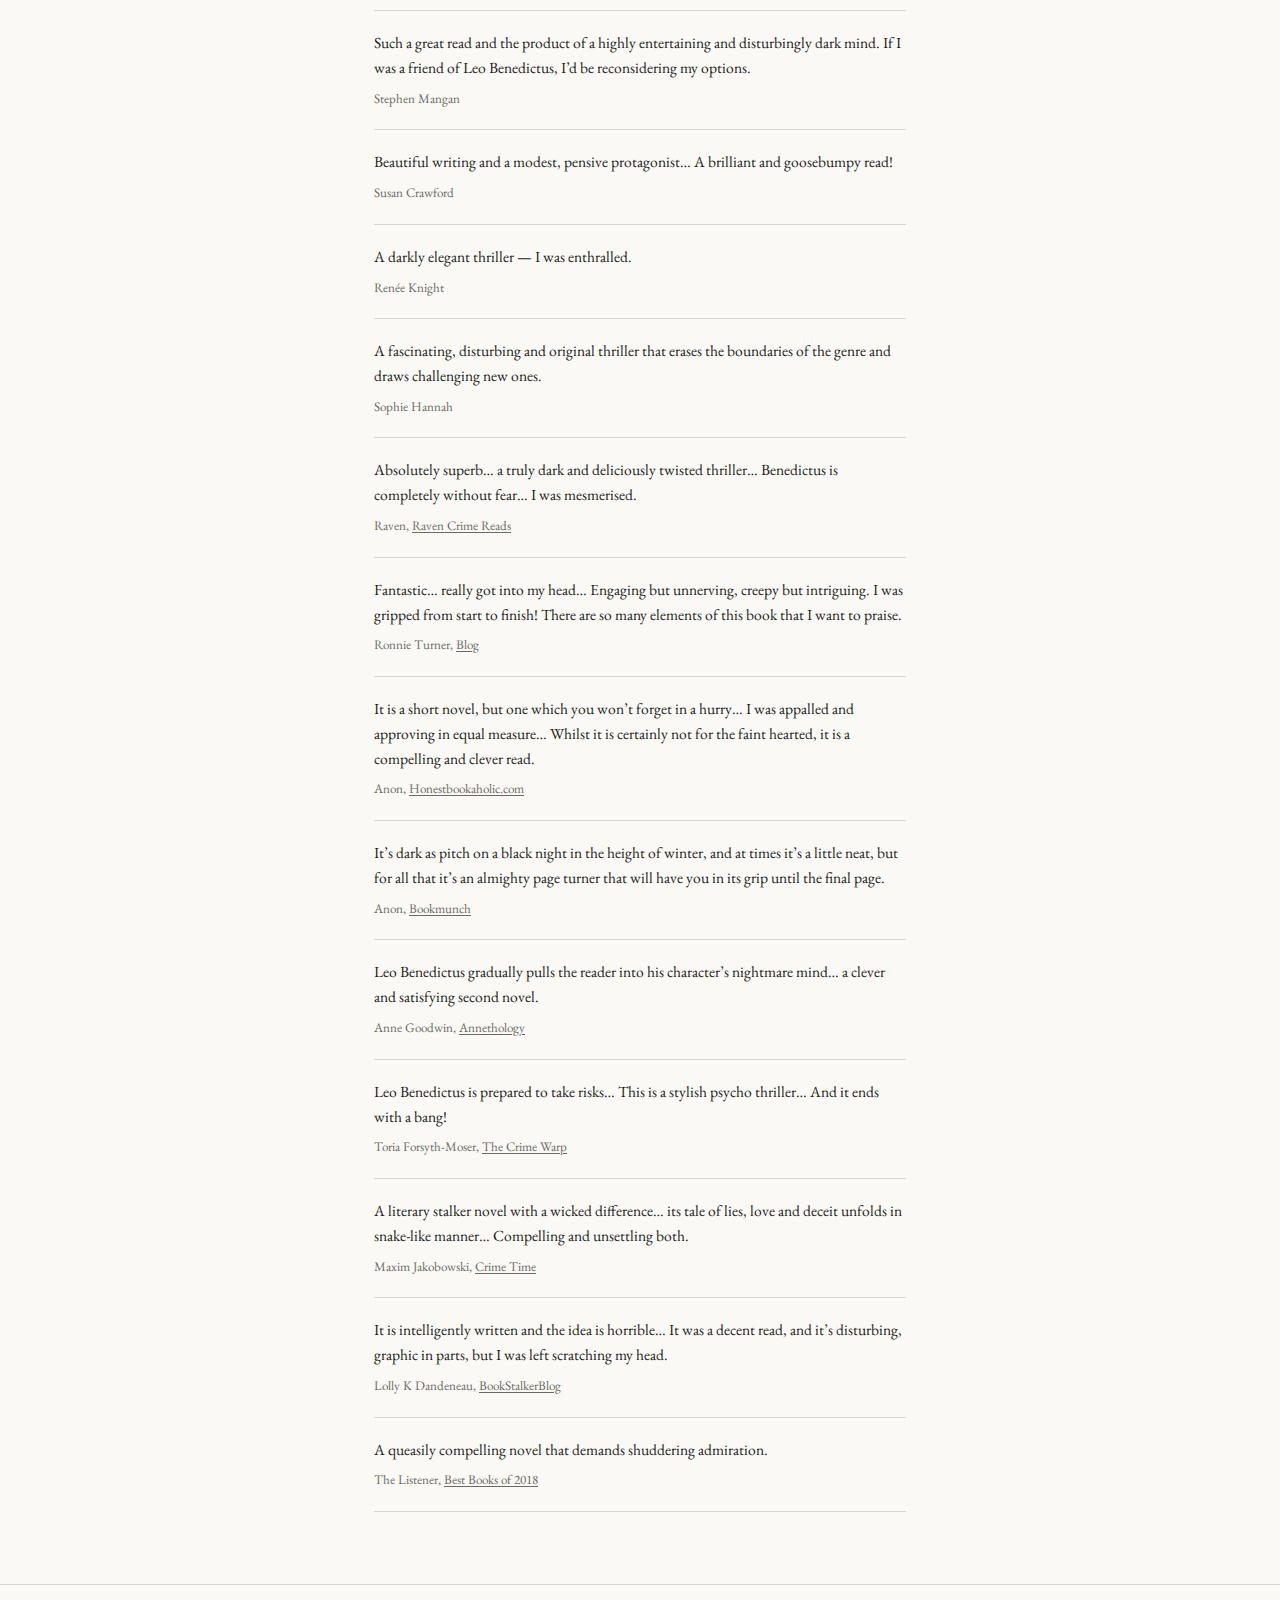
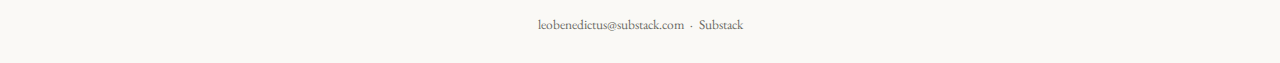
<file: consent.html>
<!DOCTYPE html>
<html lang="en">
<head>
    <meta charset="UTF-8">
    <meta name="viewport" content="width=device-width, initial-scale=1.0">
    <title>Consent / Read Me — Leo Benedictus</title>
    <meta name="description" content="Consent (Read Me in the US) — the second novel by Leo Benedictus, published by Faber in 2018.">
    <link rel="preconnect" href="https://fonts.googleapis.com">
    <link rel="preconnect" href="https://fonts.gstatic.com" crossorigin>
    <link href="https://fonts.googleapis.com/css2?family=EB+Garamond:ital,wght@0,400;0,500;1,400&display=swap" rel="stylesheet">
    <link rel="stylesheet" href="style.css">
    <link rel="icon" type="image/jpeg" href="resources/leo-benedictus-400x400.jpeg">
</head>
<!-- Google tag (gtag.js) -->
<script async src="https://www.googletagmanager.com/gtag/js?id=G-5SF7X3CWGY"></script>
<script>
  window.dataLayer = window.dataLayer || [];
  function gtag(){dataLayer.push(arguments);}
  gtag('js', new Date());
  gtag('config', 'G-5SF7X3CWGY');
</script>
<body>

<nav>
    <a class="nav-name" href="index.html">Leo Benedictus</a>
    <ul class="nav-links">
        <li>
            <button class="nav-dropdown-btn" aria-haspopup="true">Books</button>
            <div class="nav-dropdown-menu">
                <a href="consent.html">Consent / Read Me</a>
                <a href="afterparty.html">The Afterparty</a>
            </div>
        </li>
    </ul>
</nav>

<div class="page">

    <div class="book-hero">
        <h1>Consent</h1>
        <p class="book-meta">Faber &amp; Faber (UK) &middot; Twelve (US, as <em>Read Me</em>) &middot; 2018</p>

        <div class="book-covers">
            <a href="https://www.amazon.co.uk/Consent-Read-Me-Leo-Benedictus-ebook/dp/B076QLG51K/" target="_blank">
                <img src="resources/consent uk pb.jpeg" alt="Consent UK paperback">
            </a>
            <a href="https://www.amazon.co.uk/Consent-Leo-Benedictus/dp/0571335888/" target="_blank">
                <img src="resources/consent-cover_hb.jpeg" alt="Consent UK hardback">
            </a>
            <a href="https://www.amazon.com/Read-Me-Novel-Leo-Benedictus/dp/1538711478/" target="_blank">
                <img src="resources/readme-cover.jpeg" alt="Read Me (US edition)">
            </a>
            <a href="https://www.amazon.co.uk/L%C3%A5t-mig-Leo-Benedictus/dp/9187917548/" target="_blank">
                <img src="resources/lat-mig.jpeg" alt="L&aring;t Mig (Swedish edition)">
            </a>
            <a href="https://www.amazon.co.uk/Wie-zwijgt-Dutch-Leo-Benedictus-ebook/dp/B08P64TC7Y" target="_blank">
                <img src="resources/Wie Zwijgt.jpeg" alt="Wie Zwijgt (Dutch edition)">
            </a>
            <a href="https://www.amazon.co.uk/Ad-ogni-tuo-sguardo-Italian-ebook/dp/B09HSG1JDM" target="_blank">
                <img src="resources/Ad Ogni Tuo Sguardo.jpeg" alt="Ad Ogni Tuo Sguardo (Italian edition)">
            </a>
        </div>
    </div>

    <div class="section">
        <div class="review">
            <p class="review-text">"Ingeniously nasty&hellip; reminiscent of Vladimir Nabokov and Patricia Highsmith&hellip; Expect to be provoked by a teasing metafictional game."</p>
            <p class="review-source">John Dugdale, <a href="https://web.archive.org/web/20190913131425/https://www.thetimes.co.uk/magazine/culture/need-to-know-karen-cleveland-anatomy-scandal-sarah-vaughan-the-wife-alafair-burke-consent-leo-benedictus-thrillers-review-p602w8ktl">Sunday Times</a></p>
        </div>

        <div class="review">
            <p class="review-text">"Creepily thought-provoking&hellip; [The narrator's] manipulations are so cruel, his acts of violence so vile, that it feels profoundly disconcerting to have ever been seduced by him."</p>
            <p class="review-source">Melissa Broder, <a href="https://www.nytimes.com/2018/08/29/books/review/read-me-leo-benedictus.html?smid=tw-nytbooks&smtyp=cur">The New York Times</a></p>
        </div>

        <div class="review">
            <p class="review-text">"At times almost unreadably horrible&hellip; Consent is thought-provoking as well as shocking&hellip; A compulsive dark comedy that entertains and unnerves in equal measure." &#9733;&#9733;&#9733;&#9733;</p>
            <p class="review-source">Anthony Cummins, <a href="https://web.archive.org/web/20190913131425/https://www.metro.news/metro-book-chat-stalkers-tale-of-gender-relations/916653/">Metro</a></p>
        </div>

        <div class="review">
            <p class="review-text">A word of warning: do not pick up this novella late at night. Not if you&rsquo;d like to sleep any time soon&hellip; Darkly addictive.</p>
            <p class="review-source">Hephzibah Anderson, The Mail on Sunday</p>
        </div>

        <div class="review">
            <p class="review-text">Queasily compelling&hellip; Perhaps most unsettling is the narrator&rsquo;s voice&hellip; There is no denying the ingenuity with which Benedictus constructs his tale.</p>
            <p class="review-source">Barry Forshaw, <a href="https://web.archive.org/web/20190913131425/https://www.ft.com/content/a922c8a4-2878-11e8-9274-2b13fccdc744">The Financial Times</a></p>
        </div>

        <div class="review">
            <p class="review-text">This is a novel that plays with the conventions of the form&hellip; great subtlety and wit&hellip; unusual and enormously compelling.</p>
            <p class="review-source">Alex Preston, <a href="https://web.archive.org/web/20190913131425/https://www.theguardian.com/books/2018/jan/21/consent-by-leo-benedictus-fear-by-dirk-kurbjuweit-review">The Observer</a></p>
        </div>

        <div class="review">
            <p class="review-text">Another clever, cutting riff on the book-within-a-book&hellip; this strangely congenial thriller-cum-treatise ends on a note of provocative ambiguity.</p>
            <p class="review-source">Catherine Taylor, <a href="https://web.archive.org/web/20190913131425/https://www.theguardian.com/books/2018/jan/25/consent-leo-benedictus-review?CMP=twt_books_b-gdnbooks">The Guardian</a></p>
        </div>

        <div class="review">
            <p class="review-text">In its best moments this novel suggests a reimagining of John Fowles&rsquo; <em>The Collector</em> for an age of social media, constant surveillance, and toxic masculinity. Unfortunately, in the novel&rsquo;s second half, its narrator engages in a series of even more horrific acts, turning a work of psychological suspense into something more visceral.</p>
            <p class="review-source"><a href="https://web.archive.org/web/20230722081122/https://www.kirkusreviews.com/book-reviews/leo-benedictus/read-me/">Kirkus</a></p>
        </div>

        <div class="review">
            <p class="review-text">"A fiendishly clever book, though not for the soft-hearted&hellip; You&rsquo;ll find yourself turning pages in the most disturbing kind of grip."</p>
            <p class="review-source">Cameron Woodhead, <a href="https://web.archive.org/web/20190913131425/https://www.smh.com.au/entertainment/books/consent-review-leo-benedictus-psychological-thriller-grips-in-a-disturbing-way-20180226-h0wn7t.html?utm_medium=rss&utm_source=rss_feed">Sydney Morning Herald</a></p>
        </div>

        <div class="review">
            <p class="review-text">By turns whimsical and bone-chillingly explicit, Consent is a gripping reimagining of one of the crime genre&rsquo;s most tired tropes.</p>
            <p class="review-source">Declan Burke, <a href="https://web.archive.org/web/20190913131425/https://www.irishtimes.com/culture/books/crime-fiction-highlights-the-woman-in-the-window-genuine-fraud-the-long-silence-one-good-reason-consent-1.3398746">The Irish Times</a></p>
        </div>

        <div class="review">
            <p class="review-text">Not a particularly original contribution to an over-saturated genre.</p>
            <p class="review-source">Alice Wadsworth, <a href="https://web.archive.org/web/20190913131425/https://www.the-tls.co.uk/articles/private/observation-benedictus/">The Times Literary Supplement</a></p>
        </div>

        <div class="review">
            <p class="review-text">Claustrophobic intensity&hellip; makes it a memorable and rewarding, if far from comfortable, experience.</p>
            <p class="review-source">Jake Kerridge, The Sunday Express</p>
        </div>

        <div class="review">
            <p class="review-text">The second part of the book is dominated by an extended scene that is so gruesomely awful it will sicken you.</p>
            <p class="review-source">Phil Harvey, <a href="https://web.archive.org/web/20230722082228/https://www.washingtonindependentreviewofbooks.com/bookreview/read-me-a-novel">Washington Independent Review of Books</a></p>
        </div>

        <div class="review">
            <p class="review-text">We&rsquo;ll warn you now: Benedictus&rsquo;s latest book &mdash; a psychopathic stalker&rsquo;s journal &mdash; is pitch black. The stuff of nightmares.</p>
            <p class="review-source">Anon, Shortlist</p>
        </div>

        <div class="review">
            <p class="review-text">Consent is a carefully crafted and completely chilling novel where all the possibilities are open &ndash; until they suddenly snap closed. <em>Book of the Week</em></p>
            <p class="review-source">David Herkt, <a href="https://web.archive.org/web/20190913131425/https://www.stuff.co.nz/life-style/life/102779245/book-of-the-week-april-7-2018">Stuff</a></p>
        </div>

        <div class="review">
            <p class="review-text">Part-crime, part-thriller, part-horror novel from the much-praised author of <em>The Afterparty</em>&hellip; This is a disturbing book.</p>
            <p class="review-source">Sebastian Shakespeare, Tatler</p>
        </div>

        <div class="review">
            <p class="review-text">Read Me offers a salacious, disturbing, and increasingly focused look into the mind of a stalker.</p>
            <p class="review-source">Michael Ruzicka, <a href="https://web.archive.org/web/20230722082621/https://www.booklistonline.com/Read-Me-Leo-Benedictus/pid=9497268">Booklist</a></p>
        </div>

        <div class="review">
            <p class="review-text">This is a smart, powerful, chilling novel that has antecedents in Hitchcock, Stephen King and even the very precise Nicholson Baker. But it&rsquo;s not for the faint-hearted.</p>
            <p class="review-source">Lorraine W. Shanley, <a href="https://web.archive.org/web/20230722082930/https://www.bookreporter.com/reviews/read-me">bookreporter</a></p>
        </div>

        <div class="review">
            <p class="review-text">If you want to be nearly scared to death, this is the book for you.</p>
            <p class="review-source">Anon, <a href="https://web.archive.org/web/20190913131425/https://www.whichbook.net/book.aspx?id=12172">Whichbook.net</a></p>
        </div>

        <div class="review">
            <p class="review-text">Consent is a pacy and chilling thriller about our voyeuristic obsession with other people.</p>
            <p class="review-source">Mark, <a href="https://web.archive.org/web/20190913131425/http://wordsshortlist.blogspot.co.uk/2018/05/consent-by-leo-benedictus.html">The Word&rsquo;s Shortlist</a></p>
        </div>

        <div class="review">
            <p class="review-text">His sparse, clean style&hellip; grips the reader in its claws&hellip; For those who enjoy clever and unsettling thrillers, this one is unmissable.</p>
            <p class="review-source">Kelly Pells, <a href="https://web.archive.org/web/20190913131425/http://www.thisislocallondon.co.uk/news/16052157.Clever_and_unsettling_thriller_from_Guardian_journalist/">This is Local London</a></p>
        </div>

        <div class="review">
            <p class="review-text">Such a great read and the product of a highly entertaining and disturbingly dark mind. If I was a friend of Leo Benedictus, I&rsquo;d be reconsidering my options.</p>
            <p class="review-source">Stephen Mangan</p>
        </div>

        <div class="review">
            <p class="review-text">Beautiful writing and a modest, pensive protagonist&hellip; A brilliant and goosebumpy read!</p>
            <p class="review-source">Susan Crawford</p>
        </div>

        <div class="review">
            <p class="review-text">A darkly elegant thriller &mdash; I was enthralled.</p>
            <p class="review-source">Ren&eacute;e Knight</p>
        </div>

        <div class="review">
            <p class="review-text">A fascinating, disturbing and original thriller that erases the boundaries of the genre and draws challenging new ones.</p>
            <p class="review-source">Sophie Hannah</p>
        </div>

        <div class="review">
            <p class="review-text">Absolutely superb&hellip; a truly dark and deliciously twisted thriller&hellip; Benedictus is completely without fear&hellip; I was mesmerised.</p>
            <p class="review-source">Raven, <a href="https://web.archive.org/web/20190913131425/https://ravencrimereads.wordpress.com/2018/03/15/theres-always-someone-watching-leo-benedictus-consent-james-lasdun-the-fall-guy/">Raven Crime Reads</a></p>
        </div>

        <div class="review">
            <p class="review-text">Fantastic&hellip; really got into my head&hellip; Engaging but unnerving, creepy but intriguing. I was gripped from start to finish! There are so many elements of this book that I want to praise.</p>
            <p class="review-source">Ronnie Turner, <a href="https://web.archive.org/web/20190913131425/https://ronnieturner.wordpress.com/2018/02/21/consent-by-leo-benedictus-bookreview-consent/">Blog</a></p>
        </div>

        <div class="review">
            <p class="review-text">It is a short novel, but one which you won&rsquo;t forget in a hurry&hellip; I was appalled and approving in equal measure&hellip; Whilst it is certainly not for the faint hearted, it is a compelling and clever read.</p>
            <p class="review-source">Anon, <a href="https://web.archive.org/web/20190913131425/http://honestbookaholic.com/review-of-consent-by-leo-benedictus/">Honestbookaholic.com</a></p>
        </div>

        <div class="review">
            <p class="review-text">It&rsquo;s dark as pitch on a black night in the height of winter, and at times it&rsquo;s a little neat, but for all that it&rsquo;s an almighty page turner that will have you in its grip until the final page.</p>
            <p class="review-source">Anon, <a href="https://web.archive.org/web/20190913131425/https://bookmunch.wordpress.com/2018/02/06/dark-as-pitch-on-a-black-night-in-the-height-of-winter-consent-by-leo-benedictus/">Bookmunch</a></p>
        </div>

        <div class="review">
            <p class="review-text">Leo Benedictus gradually pulls the reader into his character&rsquo;s nightmare mind&hellip; a clever and satisfying second novel.</p>
            <p class="review-source">Anne Goodwin, <a href="https://web.archive.org/web/20190913131425/http://annegoodwin.weebly.com/annecdotal/people-studies-sight-consent">Annethology</a></p>
        </div>

        <div class="review">
            <p class="review-text">Leo Benedictus is prepared to take risks&hellip; This is a stylish psycho thriller&hellip; And it ends with a bang!</p>
            <p class="review-source">Toria Forsyth-Moser, <a href="https://web.archive.org/web/20190913131425/http://thecrimewarp.blogspot.co.uk/2018/02/consent-by-leo-benedictus-book-review.html">The Crime Warp</a></p>
        </div>

        <div class="review">
            <p class="review-text">A literary stalker novel with a wicked difference&hellip; its tale of lies, love and deceit unfolds in snake-like manner&hellip; Compelling and unsettling both.</p>
            <p class="review-source">Maxim Jakobowski, <a href="https://web.archive.org/web/20190913131425/http://www.crimetime.co.uk/max-maxim-jakubowski-new-crime-2/">Crime Time</a></p>
        </div>

        <div class="review">
            <p class="review-text">It is intelligently written and the idea is horrible&hellip; It was a decent read, and it&rsquo;s disturbing, graphic in parts, but I was left scratching my head.</p>
            <p class="review-source">Lolly K Dandeneau, <a href="https://web.archive.org/web/20190913131425/https://bookstalkerblog.wordpress.com/2018/06/06/read-me-a-novel-by-leo-benedictus/">BookStalkerBlog</a></p>
        </div>

        <div class="review">
            <p class="review-text">A queasily compelling novel that demands shuddering admiration.</p>
            <p class="review-source">The Listener, <a href="https://web.archive.org/web/20190913131425/https://www.noted.co.nz/culture/books/100-best-books-of-2018-listener/">Best Books of 2018</a></p>
        </div>

    </div>

</div>

<footer>
    <p><a href="mailto:leobenedictus@substack.com">leobenedictus@substack.com</a> &nbsp;&middot;&nbsp; <a href="https://leobenedictus.substack.com">Substack</a></p>
</footer>

</body>
</html>
</file>
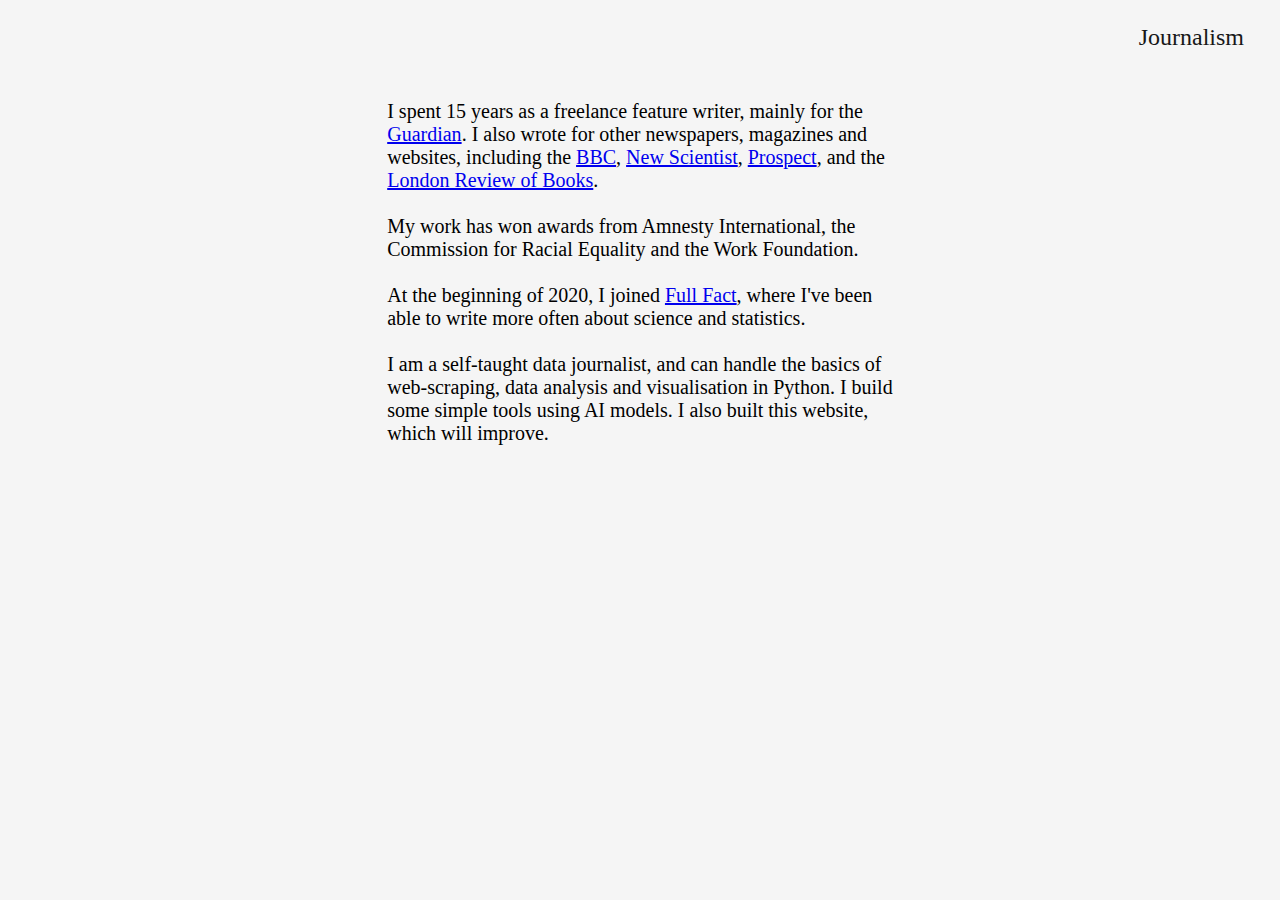
<file: journalism.html>
<!DOCTYPE html>
<html lang="en">
<head>
    <meta charset="UTF-8">
    <meta http-equiv="X-UA-Compatible" content="IE=edge">
    <meta name="viewport" content="width=device-width, initial-scale=1.0">
    <title>Journalism</title>
    <link rel="stylesheet" href="index.css">
</head>
<!-- Google tag (gtag.js) -->
<script async src="https://www.googletagmanager.com/gtag/js?id=G-5SF7X3CWGY"></script>
<script>
  window.dataLayer = window.dataLayer || [];
  function gtag(){dataLayer.push(arguments);}
  gtag('js', new Date());

  gtag('config', 'G-5SF7X3CWGY');
</script>
<body>
    <div class="dropdown">
        <button class="dropbtn">Journalism</button>
        <div class="dropdown-content">
          <a href="about.html">About</a>
          <a href="index.html">Consent</a>
          <a href="The Afterparty.html">The Afterparty</a>
        </div>
    </div>
    <br></br>
    <br></br>
    <div class="plain">
        <p>
        I spent 15 years as a freelance feature writer, mainly for the <a href="https://www.theguardian.com/profile/leobenedictus">Guardian</a>. I also wrote for other newspapers, magazines and websites, including the <a href="https://www.bbc.com/future/article/20200911-the-hidden-accents-that-betray-who-you-are">BBC</a>, <a href="https://www.newscientist.com/author/leo-benedictus/">New Scientist</a>, <a href="https://www.prospectmagazine.co.uk/author/Leo-Benedictus">Prospect</a>, and the <a href="https://www.lrb.co.uk/contributors/leo-benedictus">London Review of Books</a>. 
        <br></br>
        My work has won awards from Amnesty International, the Commission for Racial Equality and the Work Foundation. 
        <br></br>
        At the beginning of 2020, I joined <a href="https://fullfact.org/">Full Fact</a>, where I've been able to write more often about science and statistics.
        <br></br>
        I am a self-taught data journalist, and can handle the basics of web-scraping, data analysis and visualisation in Python. I build some simple tools using AI models. I also built this website, which will improve.



        </p>
    </div>
</body>
</html>
</file>
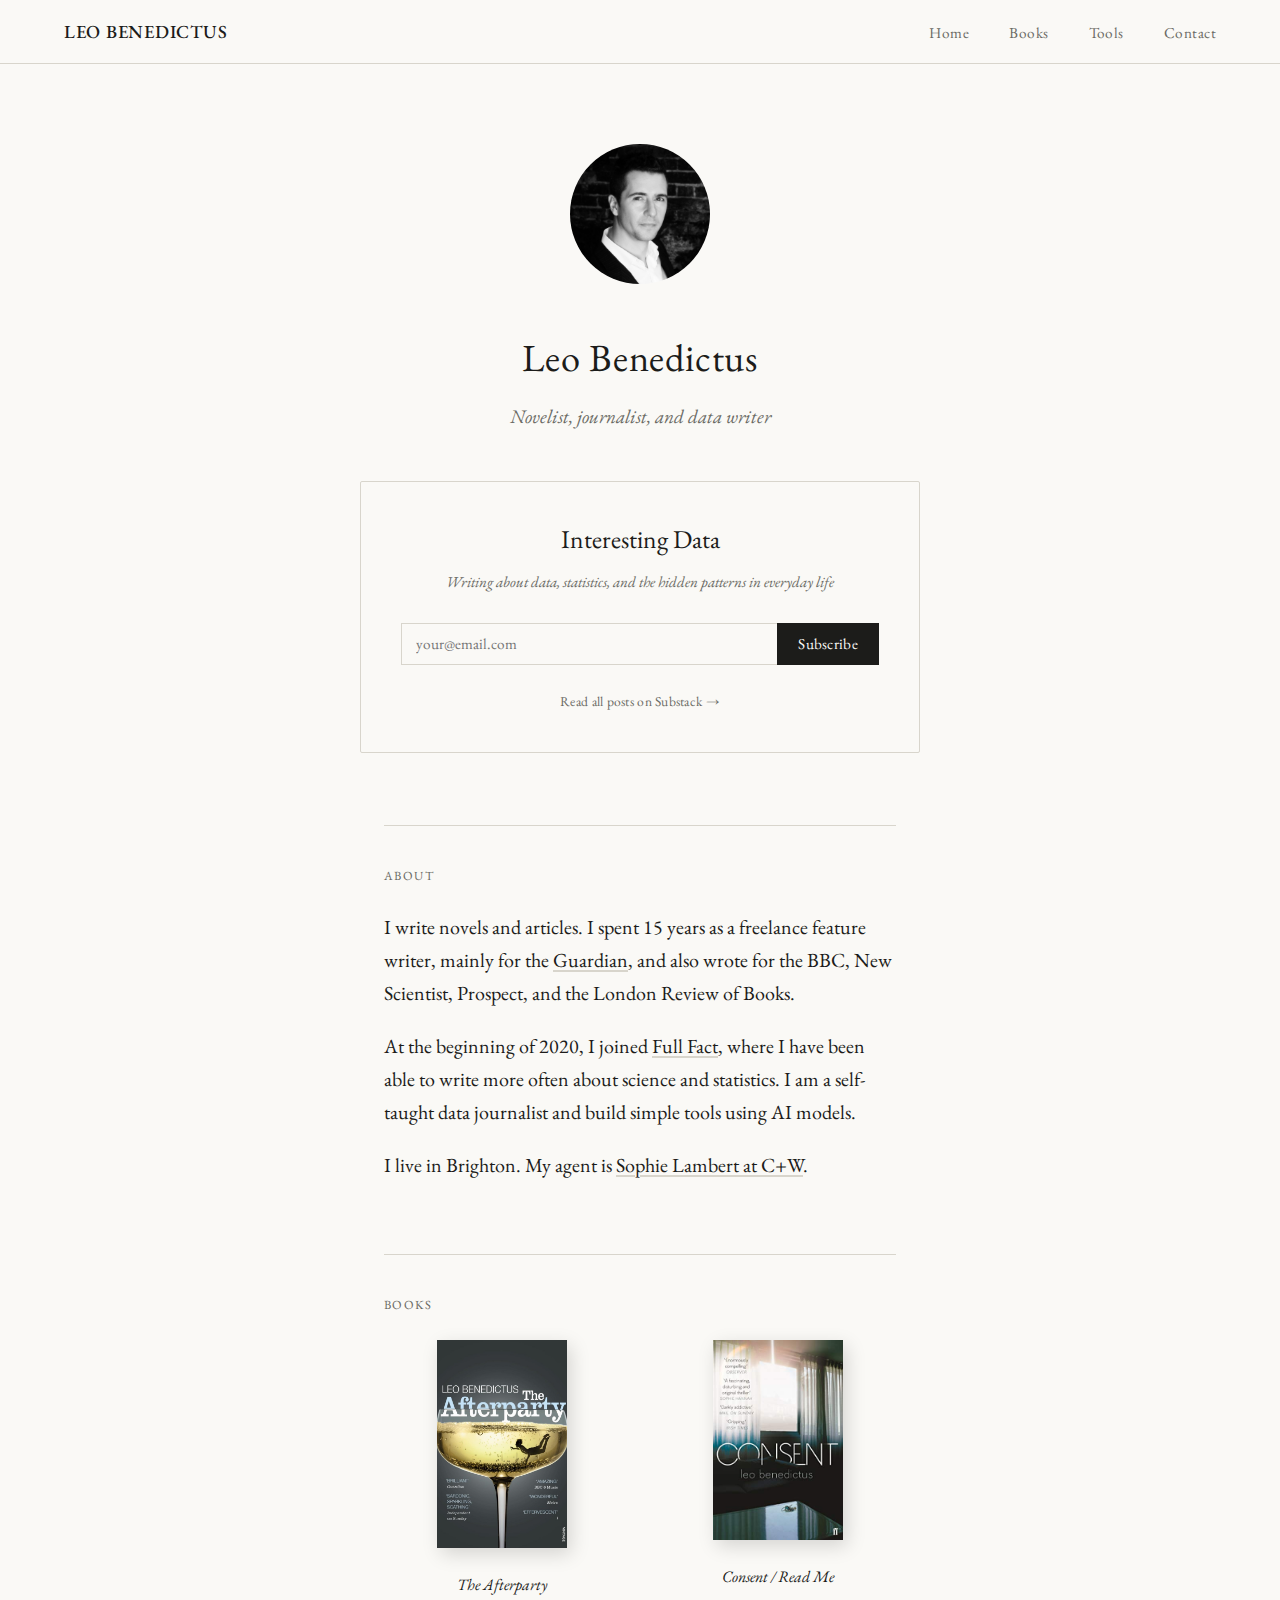
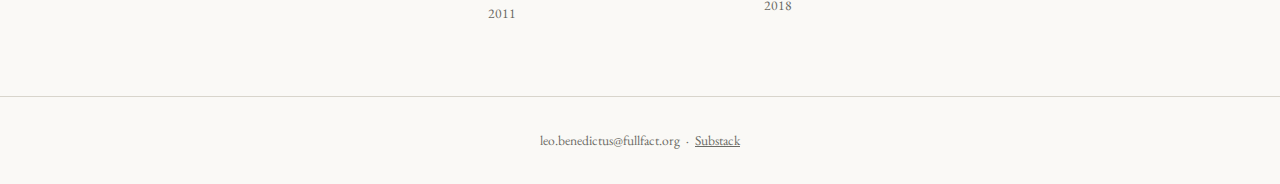
<file: prototype-1-literary.html>
<!DOCTYPE html>
<html lang="en">
<head>
    <meta charset="UTF-8">
    <meta name="viewport" content="width=device-width, initial-scale=1.0">
    <title>Leo Benedictus</title>
    <link rel="preconnect" href="https://fonts.googleapis.com">
    <link rel="preconnect" href="https://fonts.gstatic.com" crossorigin>
    <link href="https://fonts.googleapis.com/css2?family=EB+Garamond:ital,wght@0,400;0,500;1,400&display=swap" rel="stylesheet">
    <style>
        *, *::before, *::after { box-sizing: border-box; margin: 0; padding: 0; }

        :root {
            --bg: #faf9f6;
            --ink: #1c1c1a;
            --mid: #6b6b65;
            --rule: #d8d5cc;
            --accent: #1c1c1a;
            --font: 'EB Garamond', Georgia, serif;
        }

        body {
            background: var(--bg);
            color: var(--ink);
            font-family: var(--font);
            font-size: 20px;
            line-height: 1.65;
        }

        /* ── NAV ── */
        nav {
            border-bottom: 1px solid var(--rule);
            padding: 0 5vw;
            display: flex;
            align-items: center;
            justify-content: space-between;
            height: 64px;
        }

        .nav-name {
            font-size: 1.15rem;
            font-weight: 500;
            letter-spacing: 0.04em;
            text-transform: uppercase;
            text-decoration: none;
            color: var(--ink);
        }

        .nav-links {
            display: flex;
            gap: 2.5rem;
            list-style: none;
        }

        .nav-links a {
            color: var(--mid);
            text-decoration: none;
            font-size: 0.95rem;
            letter-spacing: 0.03em;
            transition: color 0.15s;
        }

        .nav-links a:hover { color: var(--ink); }

        /* ── HERO ── */
        .hero {
            max-width: 640px;
            margin: 0 auto;
            padding: 80px 5vw 0;
            text-align: center;
        }

        .hero-photo {
            width: 140px;
            height: 140px;
            border-radius: 50%;
            object-fit: cover;
            object-position: center top;
            margin-bottom: 32px;
            filter: grayscale(20%);
        }

        .hero h1 {
            font-size: 2.4rem;
            font-weight: 400;
            letter-spacing: 0.02em;
            margin-bottom: 12px;
        }

        .hero-tagline {
            color: var(--mid);
            font-style: italic;
            font-size: 1.2rem;
            margin-bottom: 48px;
        }

        /* ── SUBSTACK BLOCK ── */
        .substack-block {
            border: 1px solid var(--rule);
            border-radius: 2px;
            padding: 36px 40px;
            margin: 0 auto 72px;
            max-width: 560px;
            text-align: center;
        }

        .substack-block h2 {
            font-size: 1.6rem;
            font-weight: 400;
            margin-bottom: 10px;
        }

        .substack-block .tagline {
            color: var(--mid);
            font-size: 0.95rem;
            margin-bottom: 28px;
            font-style: italic;
        }

        /* latest post */
        .latest-post {
            text-align: left;
            border-top: 1px solid var(--rule);
            padding-top: 20px;
            margin-bottom: 28px;
        }

        .latest-post-label {
            font-size: 0.72rem;
            letter-spacing: 0.1em;
            text-transform: uppercase;
            color: var(--mid);
            margin-bottom: 8px;
        }

        .latest-post-title {
            font-style: italic;
            font-size: 1.05rem;
            margin-bottom: 6px;
            color: var(--ink);
            text-decoration: none;
        }

        .latest-post-title:hover { text-decoration: underline; }

        .latest-post-excerpt {
            font-size: 0.88rem;
            color: var(--mid);
            line-height: 1.5;
            display: -webkit-box;
            -webkit-line-clamp: 2;
            -webkit-box-orient: vertical;
            overflow: hidden;
        }

        /* subscribe form */
        .subscribe-form {
            display: flex;
            gap: 0;
            margin-bottom: 18px;
        }

        .subscribe-form input[type="email"] {
            flex: 1;
            padding: 10px 14px;
            border: 1px solid var(--rule);
            border-right: none;
            font-family: var(--font);
            font-size: 0.95rem;
            background: var(--bg);
            color: var(--ink);
            outline: none;
            border-radius: 0;
        }

        .subscribe-form input[type="email"]:focus {
            border-color: var(--ink);
        }

        .subscribe-form button {
            padding: 10px 20px;
            border: 1px solid var(--ink);
            background: var(--ink);
            color: var(--bg);
            font-family: var(--font);
            font-size: 0.95rem;
            cursor: pointer;
            letter-spacing: 0.02em;
            transition: opacity 0.15s;
            border-radius: 0;
        }

        .subscribe-form button:hover { opacity: 0.75; }

        .substack-btn {
            display: inline-block;
            font-size: 0.85rem;
            color: var(--mid);
            text-decoration: none;
            letter-spacing: 0.02em;
            text-underline-offset: 3px;
        }

        .substack-btn:hover {
            color: var(--ink);
            text-decoration: underline;
        }

        /* ── SECTION ── */
        .section {
            max-width: 640px;
            margin: 0 auto 72px;
            padding: 0 5vw;
        }

        .section-rule {
            border: none;
            border-top: 1px solid var(--rule);
            margin-bottom: 40px;
        }

        .section-label {
            font-size: 0.78rem;
            letter-spacing: 0.12em;
            text-transform: uppercase;
            color: var(--mid);
            margin-bottom: 24px;
        }

        /* ── ABOUT ── */
        .about-text p {
            margin-bottom: 1em;
            color: var(--ink);
        }

        .about-text a {
            color: var(--ink);
            text-decoration-color: var(--rule);
            text-underline-offset: 3px;
        }

        .about-text a:hover {
            text-decoration-color: var(--ink);
        }

        /* ── BOOKS ── */
        .books {
            display: flex;
            gap: 40px;
        }

        .book {
            text-align: center;
            text-decoration: none;
            color: var(--ink);
            flex: 1;
        }

        .book img {
            width: 100%;
            max-width: 130px;
            box-shadow: 4px 6px 18px rgba(0,0,0,0.15);
            margin-bottom: 14px;
            transition: transform 0.2s;
        }

        .book:hover img { transform: translateY(-3px); }

        .book-title {
            font-style: italic;
            font-size: 1rem;
            margin-bottom: 4px;
        }

        .book-year {
            font-size: 0.85rem;
            color: var(--mid);
        }

        /* ── FOOTER ── */
        footer {
            border-top: 1px solid var(--rule);
            text-align: center;
            padding: 32px 5vw;
            font-size: 0.85rem;
            color: var(--mid);
        }

        footer a { color: var(--mid); }
        footer a:hover { color: var(--ink); }

        @media (max-width: 560px) {
            .hero h1 { font-size: 1.9rem; }
            .books { flex-direction: column; align-items: center; }
            .nav-links { display: none; }
        }
    </style>
</head>
<body>

<nav>
    <a class="nav-name" href="#">Leo Benedictus</a>
    <ul class="nav-links">
        <li><a href="#">Home</a></li>
        <li><a href="#">Books</a></li>
        <li><a href="#">Tools</a></li>
        <li><a href="#">Contact</a></li>
    </ul>
</nav>

<div class="hero">
    <img class="hero-photo" src="resources/leo-benedictus-400x400.jpeg" alt="Leo Benedictus">
    <h1>Leo Benedictus</h1>
    <p class="hero-tagline">Novelist, journalist, and data writer</p>
</div>

<div class="substack-block">
    <h2>Interesting Data</h2>
    <p class="tagline">Writing about data, statistics, and the hidden patterns in everyday life</p>

    <div class="latest-post" id="latest-post" style="display:none">
        <p class="latest-post-label">Latest post</p>
        <a class="latest-post-title" id="latest-post-title" href="#" target="_blank"></a>
        <p class="latest-post-excerpt" id="latest-post-excerpt"></p>
    </div>

    <form class="subscribe-form" onsubmit="subscribeSubstack(event)">
        <input type="email" id="sub-email" placeholder="your@email.com" required>
        <button type="submit">Subscribe</button>
    </form>

    <a class="substack-btn" href="https://leobenedictus.substack.com" target="_blank">Read all posts on Substack &rarr;</a>
</div>

<div class="section">
    <hr class="section-rule">
    <p class="section-label">About</p>
    <div class="about-text">
        <p>I write novels and articles. I spent 15 years as a freelance feature writer, mainly for the <a href="https://www.theguardian.com/profile/leobenedictus">Guardian</a>, and also wrote for the BBC, New Scientist, Prospect, and the London Review of Books.</p>
        <p>At the beginning of 2020, I joined <a href="https://fullfact.org/">Full Fact</a>, where I have been able to write more often about science and statistics. I am a self-taught data journalist and build simple tools using AI models.</p>
        <p>I live in Brighton. My agent is <a href="https://cwagency.co.uk/agent/sophie-lambert">Sophie Lambert at C+W</a>.</p>
    </div>
</div>

<div class="section">
    <hr class="section-rule">
    <p class="section-label">Books</p>
    <div class="books">
        <a class="book" href="The Afterparty.html">
            <img src="resources/the-afterparty-cover.jpeg" alt="The Afterparty">
            <div class="book-title">The Afterparty</div>
            <div class="book-year">2011</div>
        </a>
        <a class="book" href="index.html">
            <img src="resources/consent uk pb.jpeg" alt="Consent / Read Me">
            <div class="book-title">Consent / Read Me</div>
            <div class="book-year">2018</div>
        </a>
    </div>
</div>

<footer>
    <p>leo.benedictus@fullfact.org &nbsp;&middot;&nbsp; <a href="https://leobenedictus.substack.com">Substack</a></p>
</footer>

<script>
    // Subscribe: open Substack page with email pre-filled
    function subscribeSubstack(e) {
        e.preventDefault();
        const email = encodeURIComponent(document.getElementById('sub-email').value);
        window.open('https://leobenedictus.substack.com/subscribe?email=' + email, '_blank');
    }

    function renderLatestPost(title, link, descriptionHtml) {
        const tmp = document.createElement('div');
        tmp.innerHTML = descriptionHtml;
        const excerpt = (tmp.textContent || tmp.innerText || '').trim();

        document.getElementById('latest-post-title').textContent = title;
        document.getElementById('latest-post-title').href = link;
        document.getElementById('latest-post-excerpt').textContent = excerpt;
        document.getElementById('latest-post').style.display = 'block';
    }

    // Attempt 1: fetch Substack RSS directly (works if Substack allows CORS on the feed)
    fetch('https://leobenedictus.substack.com/feed')
        .then(r => { if (!r.ok) throw new Error(); return r.text(); })
        .then(xml => {
            const doc = new DOMParser().parseFromString(xml, 'text/xml');
            const item = doc.querySelector('item');
            if (!item) throw new Error();
            const title = item.getElementsByTagName('title')[0]?.textContent?.trim();
            const link  = item.getElementsByTagName('link')[0]?.textContent?.trim();
            const desc  = item.getElementsByTagName('description')[0]?.textContent || '';
            if (title && link) renderLatestPost(title, link, desc);
        })
        .catch(() => {
            // Attempt 2: fall back to rss2json proxy
            const feed = encodeURIComponent('https://leobenedictus.substack.com/feed');
            fetch('https://api.rss2json.com/v1/api.json?rss_url=' + feed)
                .then(r => r.json())
                .then(data => {
                    const post = data.items?.[0];
                    if (post?.title && post?.link) {
                        renderLatestPost(post.title, post.link, post.description || '');
                    }
                })
                .catch(() => { /* both failed — block stays hidden */ });
        });
</script>
</body>
</html>
</file>
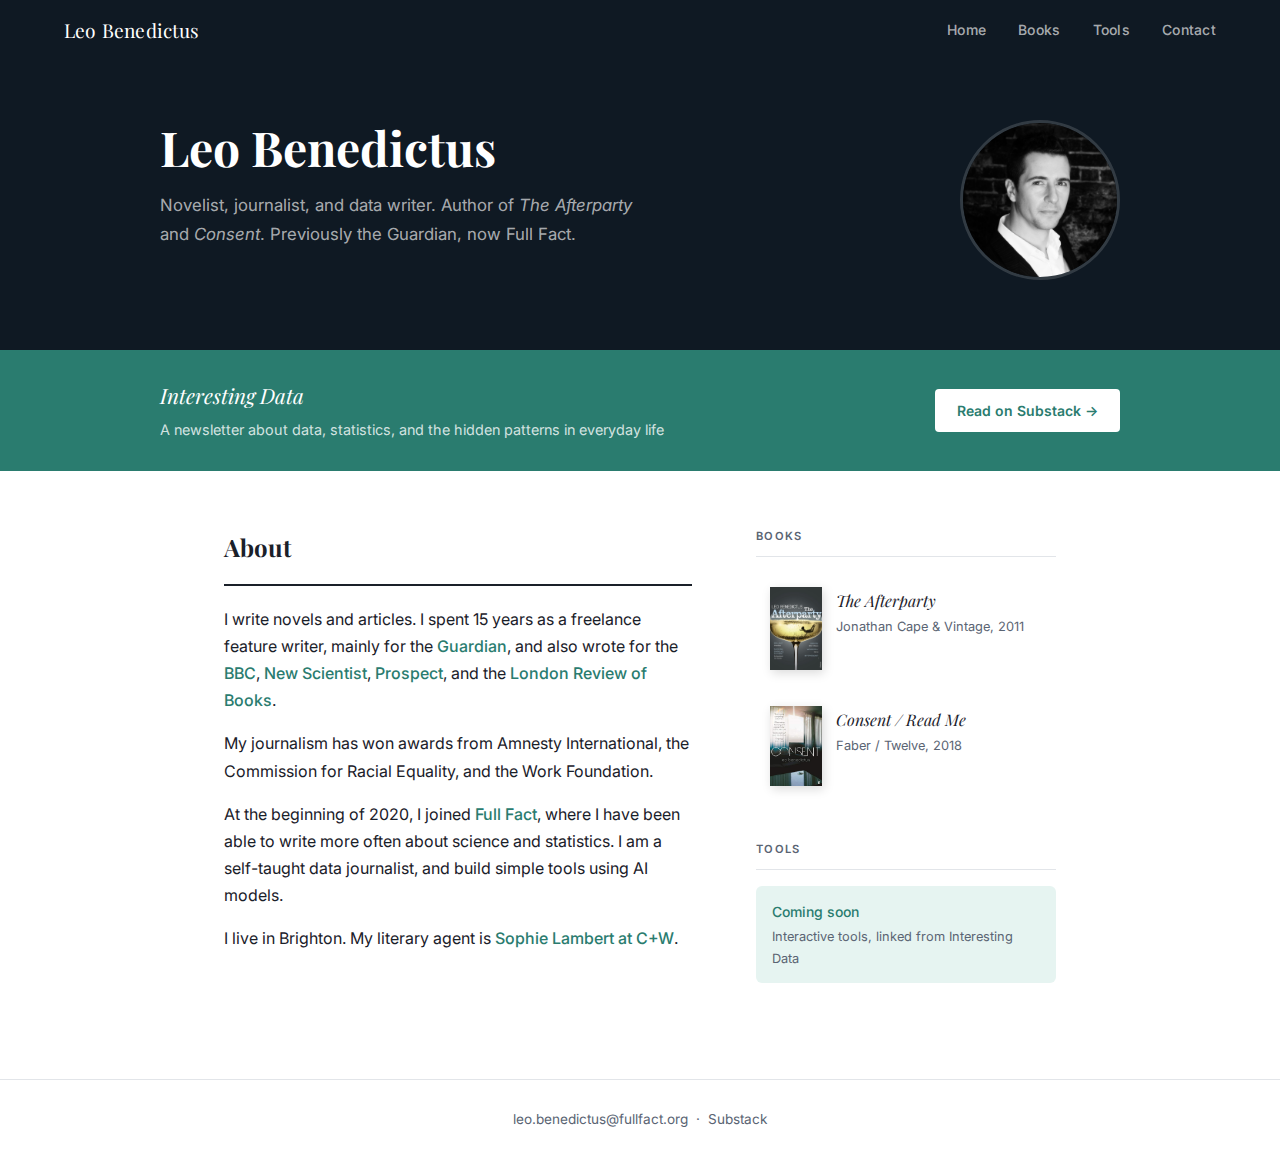
<file: prototype-2-editorial.html>
<!DOCTYPE html>
<html lang="en">
<head>
    <meta charset="UTF-8">
    <meta name="viewport" content="width=device-width, initial-scale=1.0">
    <title>Leo Benedictus</title>
    <link rel="preconnect" href="https://fonts.googleapis.com">
    <link rel="preconnect" href="https://fonts.gstatic.com" crossorigin>
    <link href="https://fonts.googleapis.com/css2?family=Inter:wght@400;500;600&family=Playfair+Display:ital,wght@0,700;1,400&display=swap" rel="stylesheet">
    <style>
        *, *::before, *::after { box-sizing: border-box; margin: 0; padding: 0; }

        :root {
            --dark: #0f1923;
            --bg: #ffffff;
            --soft: #f4f5f6;
            --ink: #1a2029;
            --mid: #5a6473;
            --rule: #e2e5e9;
            --accent: #2a7c6f;
            --accent-light: #e6f4f1;
            --serif: 'Playfair Display', Georgia, serif;
            --sans: 'Inter', system-ui, sans-serif;
        }

        body {
            background: var(--bg);
            color: var(--ink);
            font-family: var(--sans);
            font-size: 16px;
            line-height: 1.7;
        }

        /* ── NAV ── */
        nav {
            background: var(--dark);
            padding: 0 5vw;
            display: flex;
            align-items: center;
            justify-content: space-between;
            height: 60px;
        }

        .nav-name {
            font-family: var(--serif);
            font-size: 1.2rem;
            color: #ffffff;
            text-decoration: none;
            letter-spacing: 0.01em;
        }

        .nav-links {
            display: flex;
            gap: 2rem;
            list-style: none;
        }

        .nav-links a {
            color: rgba(255,255,255,0.65);
            text-decoration: none;
            font-size: 0.875rem;
            font-weight: 500;
            letter-spacing: 0.02em;
            transition: color 0.15s;
        }

        .nav-links a:hover { color: #ffffff; }

        /* ── HERO ── */
        .hero {
            background: var(--dark);
            padding: 60px 5vw 70px;
        }

        .hero-inner {
            max-width: 960px;
            margin: 0 auto;
            display: grid;
            grid-template-columns: 1fr auto;
            gap: 48px;
            align-items: center;
        }

        .hero-text h1 {
            font-family: var(--serif);
            font-size: 3rem;
            font-weight: 700;
            color: #ffffff;
            line-height: 1.15;
            margin-bottom: 16px;
        }

        .hero-text p {
            color: rgba(255,255,255,0.65);
            font-size: 1.05rem;
            max-width: 480px;
            margin-bottom: 32px;
        }

        .hero-photo {
            width: 160px;
            height: 160px;
            border-radius: 50%;
            object-fit: cover;
            object-position: center top;
            border: 3px solid rgba(255,255,255,0.15);
        }

        /* ── SUBSTACK BAND ── */
        .substack-band {
            background: var(--accent);
            padding: 0 5vw;
        }

        .substack-inner {
            max-width: 960px;
            margin: 0 auto;
            display: flex;
            align-items: center;
            justify-content: space-between;
            gap: 24px;
            padding: 28px 0;
        }

        .substack-copy strong {
            display: block;
            font-family: var(--serif);
            font-size: 1.3rem;
            color: #ffffff;
            font-style: italic;
            font-weight: 400;
            margin-bottom: 2px;
        }

        .substack-copy span {
            color: rgba(255,255,255,0.8);
            font-size: 0.9rem;
        }

        .substack-cta {
            display: inline-block;
            background: #ffffff;
            color: var(--accent);
            font-weight: 600;
            font-size: 0.875rem;
            padding: 10px 22px;
            border-radius: 4px;
            text-decoration: none;
            white-space: nowrap;
            transition: opacity 0.15s;
        }

        .substack-cta:hover { opacity: 0.9; }

        /* ── MAIN CONTENT ── */
        main {
            max-width: 960px;
            margin: 0 auto;
            padding: 56px 5vw;
            display: grid;
            grid-template-columns: 1fr 300px;
            gap: 64px;
        }

        /* ── ABOUT ── */
        .about h2 {
            font-family: var(--serif);
            font-size: 1.5rem;
            font-weight: 700;
            margin-bottom: 20px;
            padding-bottom: 16px;
            border-bottom: 2px solid var(--ink);
        }

        .about p {
            color: var(--ink);
            margin-bottom: 1em;
        }

        .about a {
            color: var(--accent);
            text-decoration: none;
            font-weight: 500;
        }

        .about a:hover { text-decoration: underline; }

        /* ── SIDEBAR ── */
        .sidebar {}

        .sidebar-section {
            margin-bottom: 40px;
        }

        .sidebar-section h3 {
            font-size: 0.7rem;
            font-weight: 600;
            letter-spacing: 0.12em;
            text-transform: uppercase;
            color: var(--mid);
            margin-bottom: 16px;
            padding-bottom: 10px;
            border-bottom: 1px solid var(--rule);
        }

        /* ── BOOK CARDS ── */
        .book-card {
            display: flex;
            gap: 14px;
            align-items: flex-start;
            text-decoration: none;
            color: var(--ink);
            padding: 14px;
            border-radius: 6px;
            transition: background 0.15s;
            margin-bottom: 8px;
        }

        .book-card:hover { background: var(--soft); }

        .book-card img {
            width: 52px;
            flex-shrink: 0;
            box-shadow: 2px 3px 10px rgba(0,0,0,0.15);
        }

        .book-card-text {}

        .book-card-title {
            font-family: var(--serif);
            font-style: italic;
            font-size: 1rem;
            margin-bottom: 2px;
        }

        .book-card-year {
            font-size: 0.8rem;
            color: var(--mid);
        }

        /* ── TOOLS CHIP ── */
        .tools-chip {
            display: block;
            padding: 14px 16px;
            background: var(--accent-light);
            border-radius: 6px;
            text-decoration: none;
            color: var(--accent);
            font-size: 0.875rem;
            font-weight: 500;
            margin-bottom: 8px;
            transition: background 0.15s;
        }

        .tools-chip:hover { background: #d0ece8; }

        .tools-chip span {
            display: block;
            color: var(--mid);
            font-weight: 400;
            font-size: 0.8rem;
            margin-top: 2px;
        }

        /* ── FOOTER ── */
        footer {
            border-top: 1px solid var(--rule);
            text-align: center;
            padding: 28px 5vw;
            font-size: 0.85rem;
            color: var(--mid);
        }

        footer a { color: var(--mid); text-decoration: none; }
        footer a:hover { color: var(--ink); }

        @media (max-width: 720px) {
            .hero-inner { grid-template-columns: 1fr; }
            .hero-photo { display: none; }
            .hero-text h1 { font-size: 2.2rem; }
            main { grid-template-columns: 1fr; gap: 40px; }
            .substack-inner { flex-direction: column; text-align: center; }
            .nav-links { display: none; }
        }
    </style>
</head>
<body>

<nav>
    <a class="nav-name" href="#">Leo Benedictus</a>
    <ul class="nav-links">
        <li><a href="#">Home</a></li>
        <li><a href="#">Books</a></li>
        <li><a href="#">Tools</a></li>
        <li><a href="#">Contact</a></li>
    </ul>
</nav>

<div class="hero">
    <div class="hero-inner">
        <div class="hero-text">
            <h1>Leo Benedictus</h1>
            <p>Novelist, journalist, and data writer. Author of <em>The Afterparty</em> and <em>Consent</em>. Previously the Guardian, now Full Fact.</p>
        </div>
        <img class="hero-photo" src="resources/leo-benedictus-400x400.jpeg" alt="Leo Benedictus">
    </div>
</div>

<div class="substack-band">
    <div class="substack-inner">
        <div class="substack-copy">
            <strong>Interesting Data</strong>
            <span>A newsletter about data, statistics, and the hidden patterns in everyday life</span>
        </div>
        <a class="substack-cta" href="https://leobenedictus.substack.com" target="_blank">Read on Substack &rarr;</a>
    </div>
</div>

<main>
    <article class="about">
        <h2>About</h2>
        <p>I write novels and articles. I spent 15 years as a freelance feature writer, mainly for the <a href="https://www.theguardian.com/profile/leobenedictus">Guardian</a>, and also wrote for the <a href="https://www.bbc.com/future/article/20200911-the-hidden-accents-that-betray-who-you-are">BBC</a>, <a href="https://www.newscientist.com/author/leo-benedictus/">New Scientist</a>, <a href="https://www.prospectmagazine.co.uk/author/Leo-Benedictus">Prospect</a>, and the <a href="https://www.lrb.co.uk/contributors/leo-benedictus">London Review of Books</a>.</p>
        <p>My journalism has won awards from Amnesty International, the Commission for Racial Equality, and the Work Foundation.</p>
        <p>At the beginning of 2020, I joined <a href="https://fullfact.org/">Full Fact</a>, where I have been able to write more often about science and statistics. I am a self-taught data journalist, and build simple tools using AI models.</p>
        <p>I live in Brighton. My literary agent is <a href="https://cwagency.co.uk/agent/sophie-lambert">Sophie Lambert at C+W</a>.</p>
    </article>

    <aside class="sidebar">
        <div class="sidebar-section">
            <h3>Books</h3>
            <a class="book-card" href="The Afterparty.html">
                <img src="resources/the-afterparty-cover.jpeg" alt="The Afterparty">
                <div class="book-card-text">
                    <div class="book-card-title">The Afterparty</div>
                    <div class="book-card-year">Jonathan Cape &amp; Vintage, 2011</div>
                </div>
            </a>
            <a class="book-card" href="index.html">
                <img src="resources/consent uk pb.jpeg" alt="Consent">
                <div class="book-card-text">
                    <div class="book-card-title">Consent / Read Me</div>
                    <div class="book-card-year">Faber / Twelve, 2018</div>
                </div>
            </a>
        </div>

        <div class="sidebar-section">
            <h3>Tools</h3>
            <a class="tools-chip" href="#">
                Coming soon
                <span>Interactive tools, linked from Interesting Data</span>
            </a>
        </div>
    </aside>
</main>

<footer>
    <p>leo.benedictus@fullfact.org &nbsp;&middot;&nbsp; <a href="https://leobenedictus.substack.com">Substack</a></p>
</footer>

</body>
</html>
</file>
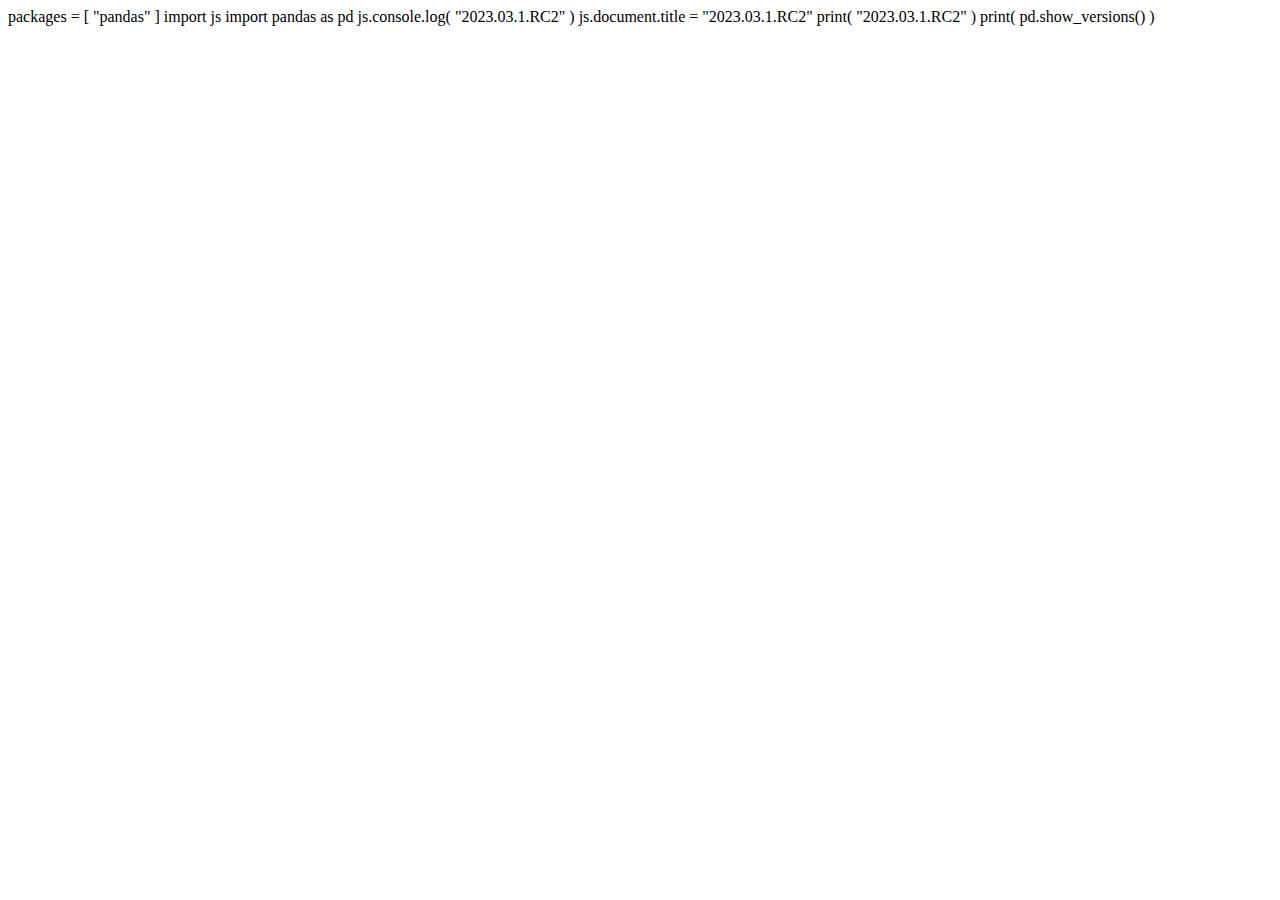
<file: pyscript test.html>
<html>
<head>
    <link rel="stylesheet" href="https://pyscript.net/snapshots/2023.03.1.RC2/pyscript.css" />
    <script defer src="https://pyscript.net/snapshots/2023.03.1.RC2/pyscript.js"></script>
</head>
<body>
    <py-config type="toml">
packages = [
    "pandas"
]
    </py-config>
    <py-script>
import js
import pandas as pd

js.console.log( "2023.03.1.RC2" )
js.document.title = "2023.03.1.RC2"
print( "2023.03.1.RC2" )
print( pd.show_versions() )
    </py-script>
</body>
</html>
</file>
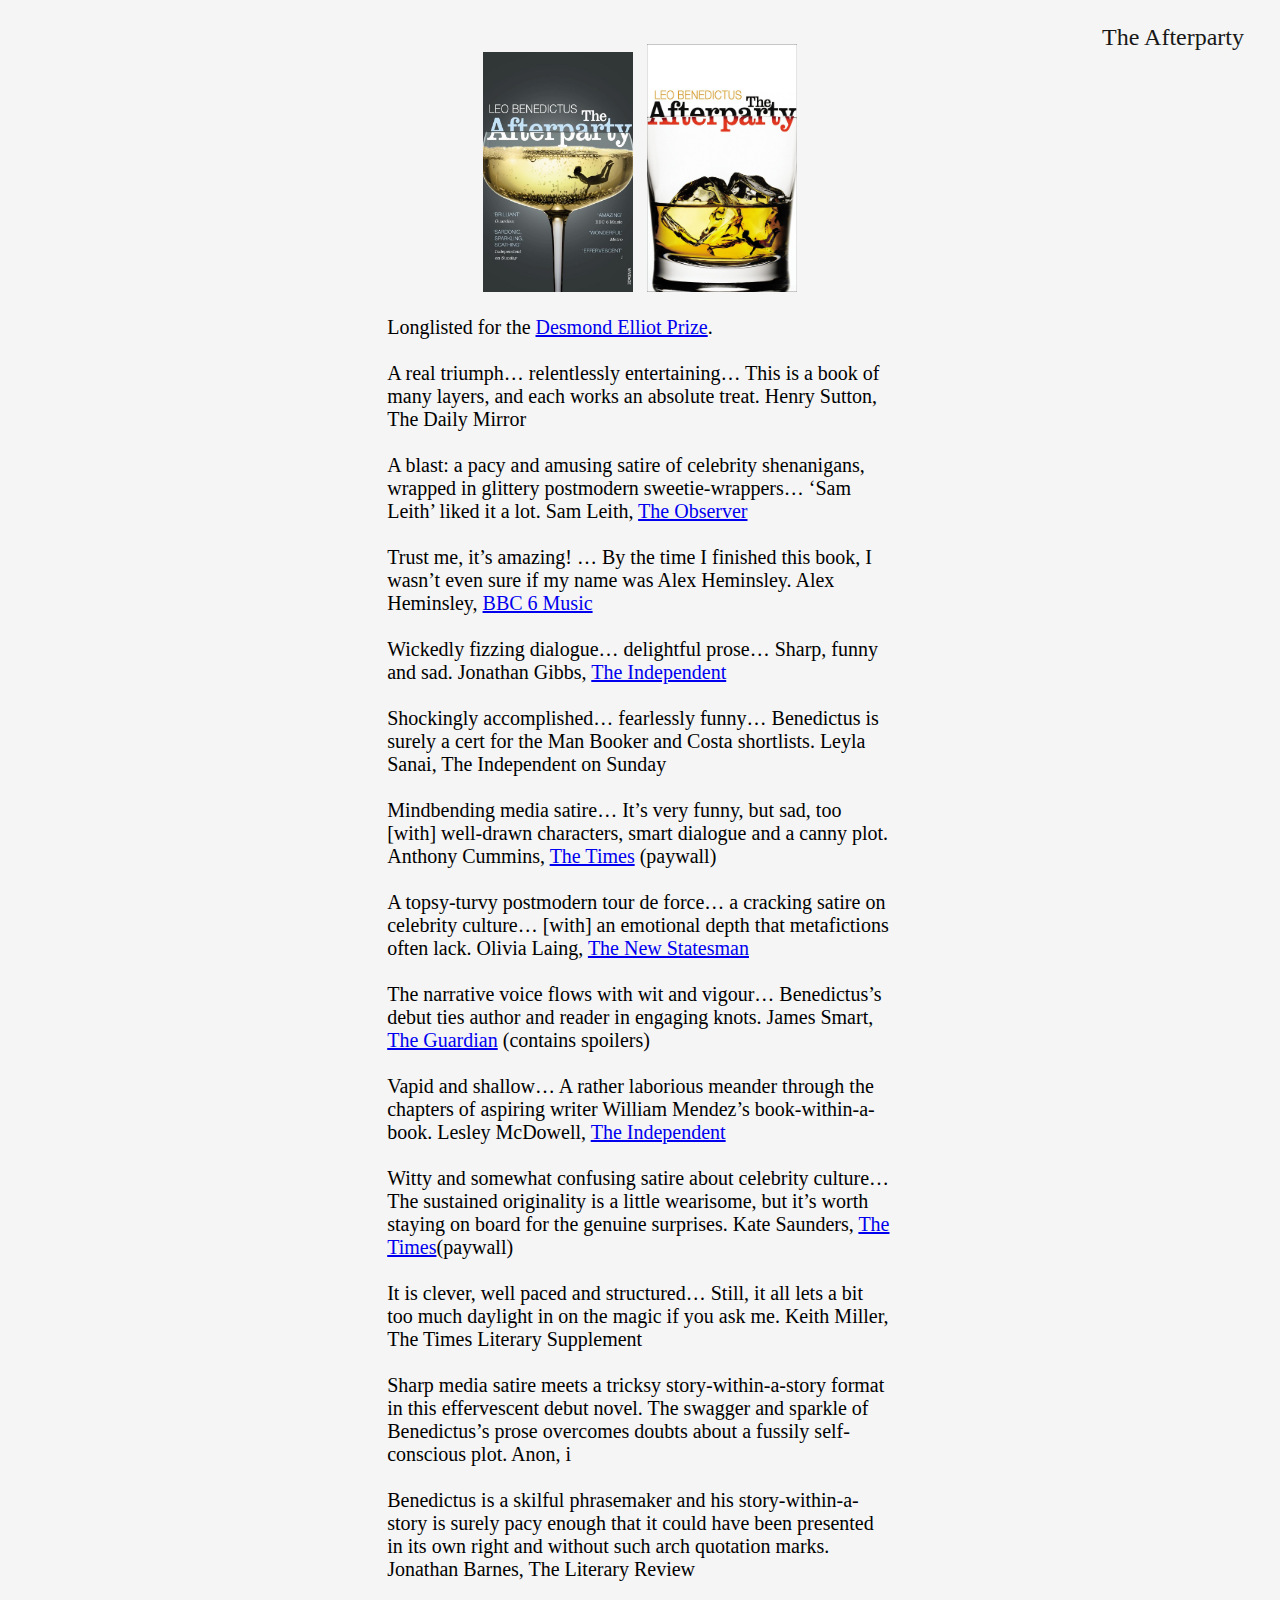
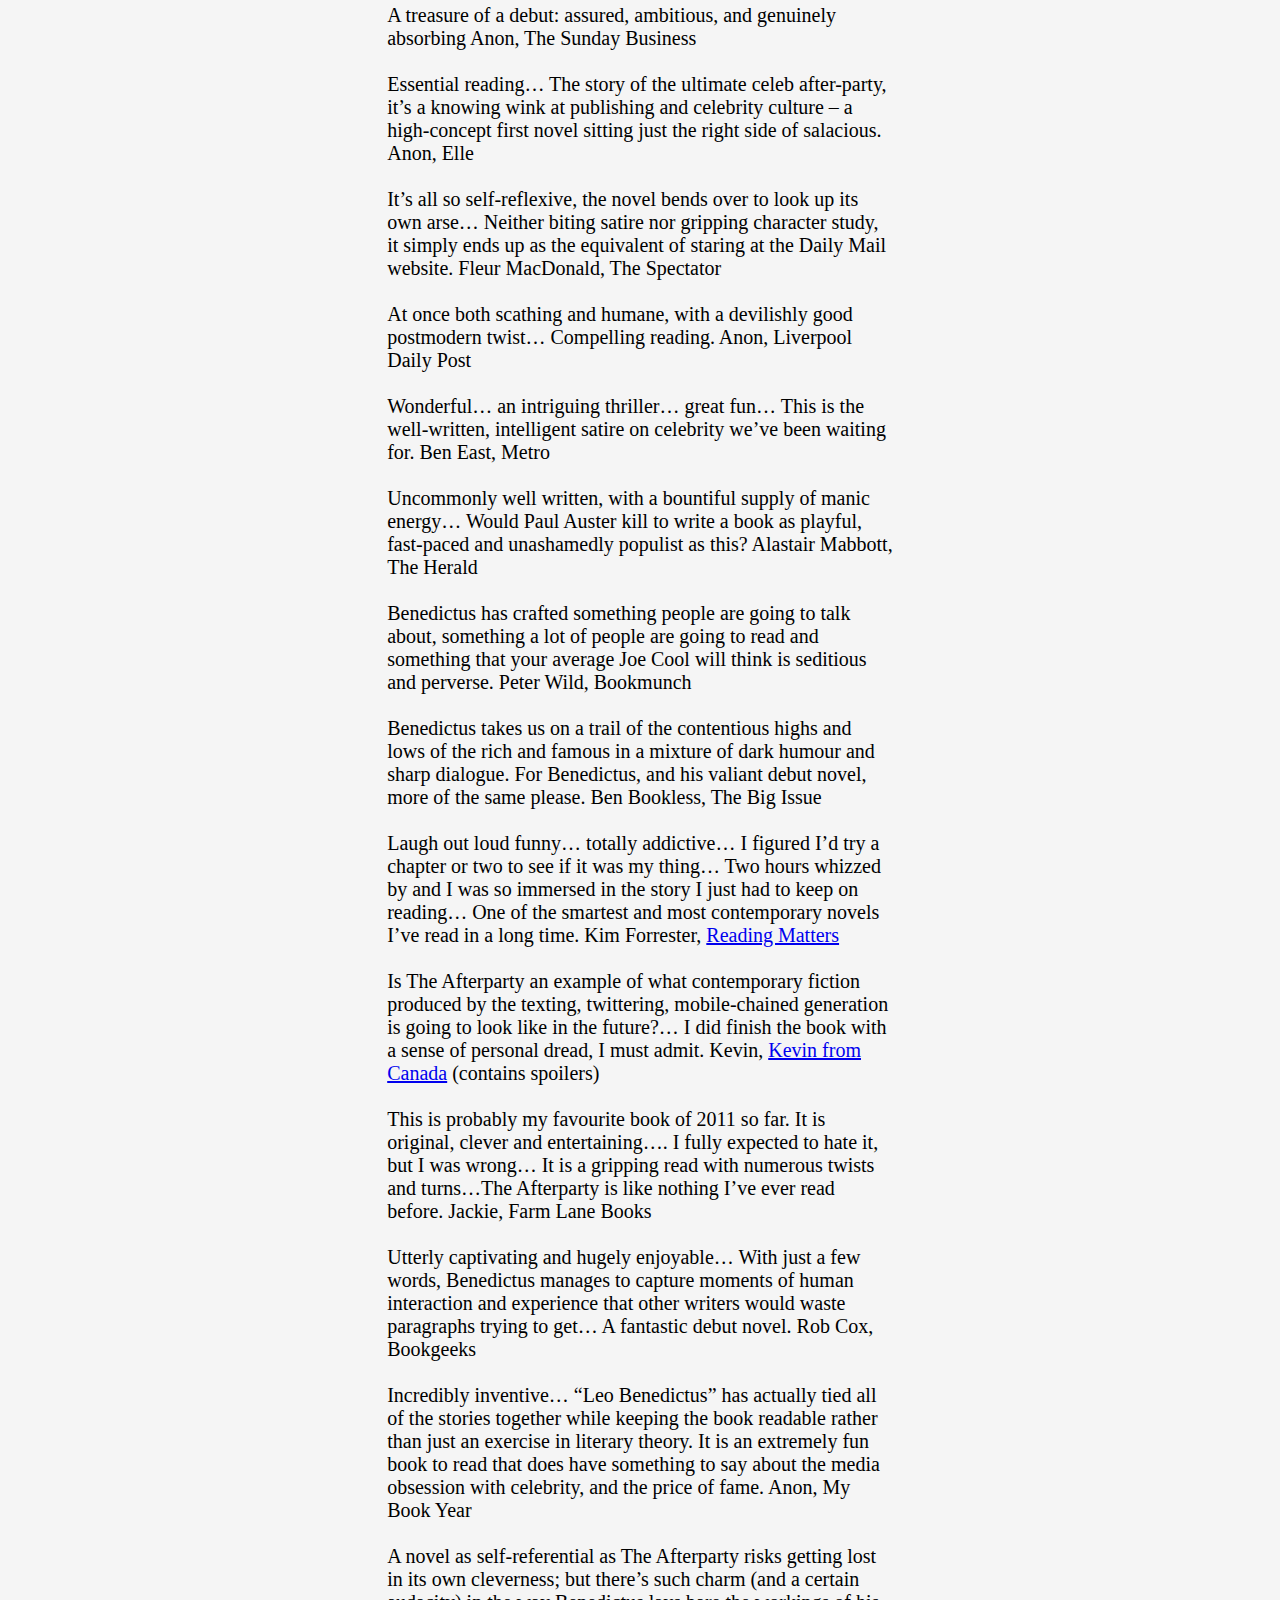
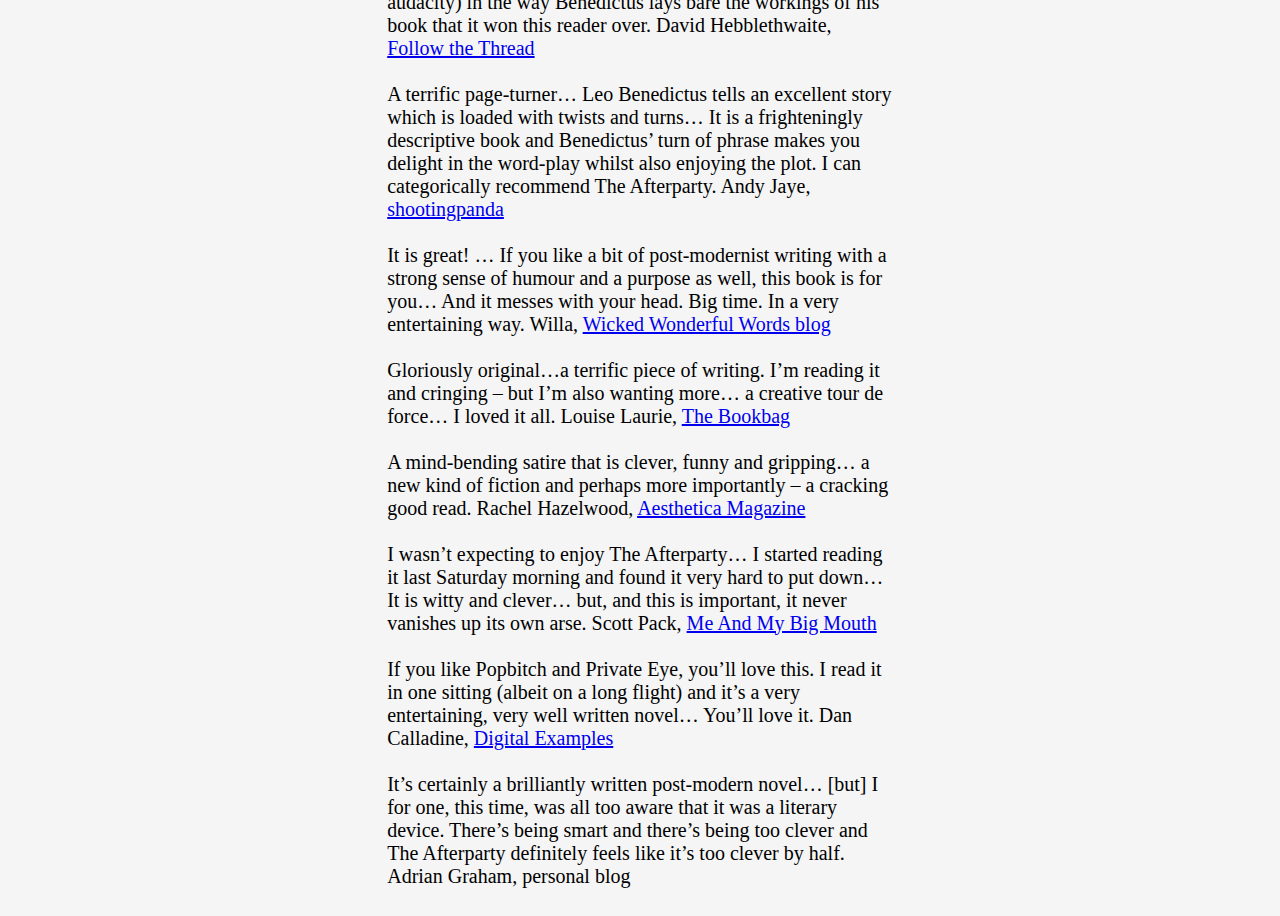
<file: The Afterparty.html>
<!DOCTYPE html>
<html lang="en">
<head>
    <meta charset="UTF-8">
    <meta http-equiv="X-UA-Compatible" content="IE=edge">
    <meta name="viewport" content="width=device-width, initial-scale=1.0">
    <title>The Afterparty</title>
    <link rel="stylesheet" href="index.css">
</head>
<!-- Google tag (gtag.js) -->
<script async src="https://www.googletagmanager.com/gtag/js?id=G-5SF7X3CWGY"></script>
<script>
  window.dataLayer = window.dataLayer || [];
  function gtag(){dataLayer.push(arguments);}
  gtag('js', new Date());

  gtag('config', 'G-5SF7X3CWGY');
</script>
<body>
    <div class="dropdown">
        <button class="dropbtn">The Afterparty</button>
        <div class="dropdown-content">
          <a href="index.html">Consent</a>
          <a href="about.html">About</a>
          <a href="journalism.html">Journalism</a>
        </div>
    </div>
    <br><br>
    <div class="center">
    <a class="cover" href="www.amazon.co.uk/gp/product/0099552566/" target="_blank">
        <img src="resources/the-afterparty-cover.jpeg" width="150">
    </a>
    <a class="cover" href="www.amazon.co.uk/gp/product/0099552566/" target="_blank">
        <img src="resources/The Afterparty first.jpeg" width="150">
    </a>
    </div>
    <div class="quotes">
    <p>Longlisted for the <a href="https://web.archive.org/web/2/https://nationalcentreforwriting.org.uk/desmond-elliott-prize/past-winners/">Desmond Elliot Prize</a>.
        
        <br><br>
        
        A real triumph… relentlessly entertaining… This is a book of many layers, and each works an absolute treat.

        Henry Sutton, The Daily Mirror<br><br>
       A blast: a pacy and amusing satire of celebrity shenanigans, wrapped in glittery postmodern sweetie-wrappers… ‘Sam Leith’ liked it a lot.
       
        Sam Leith, <a href="https://web.archive.org/web/20180121130942/https://www.theguardian.com/books/2011/feb/27/afterparty-leo-benedictus-review">The Observer</a><br><br>
       Trust me, it’s amazing! … By the time I finished this book, I wasn’t even sure if my name was Alex Heminsley.
       
        Alex Heminsley, <a href="https://web.archive.org/web/20170113214447/http://www.bbc.co.uk/radio/player/b00z9pz3/Nemone_15_03_2011">BBC 6 Music</a><br><br>
       Wickedly fizzing dialogue… delightful prose… Sharp, funny and sad.
       
        Jonathan Gibbs, <a href="https://web.archive.org/web/20170420110236/http://www.independent.co.uk/arts-entertainment/books/reviews/the-afterparty-by-leo-benedictus-2263432.html">The Independent</a><br><br>
       Shockingly accomplished… fearlessly funny… Benedictus is surely a cert for the Man Booker and Costa shortlists.
       
        Leyla Sanai, The Independent on Sunday<br><br>
       Mindbending media satire… It’s very funny, but sad, too [with] well-drawn characters, smart dialogue and a canny plot.
       
        Anthony Cummins, <a href="https://web.archive.org/web/20150515183543/http://www.thetimes.co.uk/tto/arts/books/fiction/article3314859.ece">The Times</a> (paywall)<br><br>
       A topsy-turvy postmodern tour de force… a cracking satire on celebrity culture… [with] an emotional depth that metafictions often lack.
       
        Olivia Laing, <a href="https://web.archive.org/web/20170420103907/http://www.newstatesman.com/books/2011/03/celebrity-publicity-afterparty">The New Statesman</a><br><br>
       The narrative voice flows with wit and vigour… Benedictus’s debut ties author and reader in engaging knots.
       
        James Smart, <a href="https://web.archive.org/web/20150926201619/http://www.theguardian.com/books/2011/mar/12/fiction-carl-hiaasen">The Guardian</a> (contains spoilers)<br><br>
       Vapid and shallow… A rather laborious meander through the chapters of aspiring writer William Mendez’s book-within-a-book.
       
        Lesley McDowell, <a href="https://web.archive.org/web/20170420110242/http://www.independent.co.uk/arts-entertainment/books/reviews/the-afterparty-by-leo-benedictus-6774181.html">The Independent</a><br><br>
       Witty and somewhat confusing satire about celebrity culture… The sustained originality is a little wearisome, but it’s worth staying on board for the genuine surprises.
       
        Kate Saunders, <a href="https://web.archive.org/web/20150517114142/http://www.thetimes.co.uk/tto/arts/books/fiction/article2986589.ece">The Times</a>(paywall)<br><br>
       It is clever, well paced and structured… Still, it all lets a bit too much daylight in on the magic if you ask me.
       
        Keith Miller, The Times Literary Supplement<br><br>
       Sharp media satire meets a tricksy story-within-a-story format in this effervescent debut novel. The swagger and sparkle of Benedictus’s prose overcomes doubts about a fussily self-conscious plot.
       
        Anon, i<br><br>
       Benedictus is a skilful phrasemaker and his story-within-a-story is surely pacy enough that it could have been presented in its own right and without such arch quotation marks.
       
        Jonathan Barnes, The Literary Review<br><br>
       A treasure of a debut: assured, ambitious, and genuinely absorbing
       
        Anon, The Sunday Business<br><br>
       Essential reading… The story of the ultimate celeb after-party, it’s a knowing wink at publishing and celebrity culture – a high-concept first novel sitting just the right side of salacious.
       
        Anon, Elle<br><br>
       It’s all so self-reflexive, the novel bends over to look up its own arse… Neither biting satire nor gripping character study, it simply ends up as the equivalent of staring at the Daily Mail website.
       
        Fleur MacDonald, The Spectator<br><br>
       At once both scathing and humane, with a devilishly good postmodern twist… Compelling reading.
       
        Anon, Liverpool Daily Post<br><br>
       Wonderful… an intriguing thriller… great fun… This is the well-written, intelligent satire on celebrity we’ve been waiting for.
       
        Ben East, Metro<br><br>
       Uncommonly well written, with a bountiful supply of manic energy… Would Paul Auster kill to write a book as playful, fast-paced and unashamedly populist as this?
       
        Alastair Mabbott, The Herald<br><br>
       Benedictus has crafted something people are going to talk about, something a lot of people are going to read and something that your average Joe Cool will think is seditious and perverse.
       
        Peter Wild, <a href="https://web.archive.org/web/20210512151226/https://bookmunch.wordpress.com/2011/03/04/%E2%80%98a-new-kind-of-novel-i-honestly-do-think-so-yes%E2%80%99-%E2%80%93-an-interview-with-leo-benedictus-author-of-the-afterparty/"></a>Bookmunch</a><br><br>
       Benedictus takes us on a trail of the contentious highs and lows of the rich and famous in a mixture of dark humour and sharp dialogue. For Benedictus, and his valiant debut novel, more of the same please.
       
        Ben Bookless, The Big Issue<br><br>
       Laugh out loud funny… totally addictive… I figured I’d try a chapter or two to see if it was my thing… Two hours whizzed by and I was so immersed in the story I just had to keep on reading… One of the smartest and most contemporary novels I’ve read in a long time.
       
        Kim Forrester, <a href="https://web.archive.org/web/20160229105436/http://readingmattersblog.com/2011/03/04/the-afterparty-by-leo-benedictus/">Reading Matters</a><br><br>
       Is The Afterparty an example of what contemporary fiction produced by the texting, twittering, mobile-chained generation is going to look like in the future?… I did finish the book with a sense of personal dread, I must admit.
       
        Kevin, <a href="https://web.archive.org/web/20200628114819/https://kevinfromcanada.wordpress.com/2011/03/28/the-afterparty-by-leo-benedictus/">Kevin from Canada</a> (contains spoilers)<br><br>
       This is probably my favourite book of 2011 so far. It is original, clever and entertaining…. I fully expected to hate it, but I was wrong… It is a gripping read with numerous twists and turns…The Afterparty is like nothing I’ve ever read before.
       
        Jackie, Farm Lane Books<br><br>
       Utterly captivating and hugely enjoyable… With just a few words, Benedictus manages to capture moments of human interaction and experience that other writers would waste paragraphs trying to get… A fantastic debut novel.
       
        Rob Cox, Bookgeeks<br><br>
       Incredibly inventive… “Leo Benedictus” has actually tied all of the stories together while keeping the book readable rather than just an exercise in literary theory. It is an extremely fun book to read that does have something to say about the media obsession with celebrity, and the price of fame.
       
        Anon, My Book Year<br><br>
       A novel as self-referential as The Afterparty risks getting lost in its own cleverness; but there’s such charm (and a certain audacity) in the way Benedictus lays bare the workings of his book that it won this reader over.
       
        David Hebblethwaite, <a href="https://web.archive.org/web/20200601062703/http://www.davidsbookworld.com/2011/05/18/book-notes-benedictus-ward-medvei/">Follow the Thread</a><br><br>
       A terrific page-turner… Leo Benedictus tells an excellent story which is loaded with twists and turns… It is a frighteningly descriptive book and Benedictus’ turn of phrase makes you delight in the word-play whilst also enjoying the plot. I can categorically recommend The Afterparty.
       
        Andy Jaye, <a href="https://web.archive.org/web/20170420105839/http://pandathebladerunner.blogspot.co.uk/2011/07/afterparty-by-leo-benedictus.html">shootingpanda</a><br><br>
       It is great! … If you like a bit of post-modernist writing with a strong sense of humour and a purpose as well, this book is for you… And it messes with your head. Big time. In a very entertaining way.
       
        Willa, <a href="https://web.archive.org/web/20170424091012/http://wickedwonderfulwords.blogspot.co.uk/2011/12/review-afterparty-by-leo-benedictus.html">Wicked Wonderful Words blog</a><br><br>
       Gloriously original…a terrific piece of writing. I’m reading it and cringing – but I’m also wanting more… a creative tour de force… I loved it all.
       
        Louise Laurie, <a href="https://web.archive.org/web/20170706235104/http://www.thebookbag.co.uk/reviews/index.php?title=The_Afterparty_by_Leo_Benedictus">The Bookbag</a><br><br>
       A mind-bending satire that is clever, funny and gripping… a new kind of fiction and perhaps more importantly – a cracking good read.
       
        Rachel Hazelwood, <a href="https://web.archive.org/web/20190201045451/http://www.aestheticamagazine.com/metafiction-with-a-21st-century-twist">Aesthetica Magazine</a><br><br>
       I wasn’t expecting to enjoy The Afterparty… I started reading it last Saturday morning and found it very hard to put down… It is witty and clever… but, and this is important, it never vanishes up its own arse.
       
        Scott Pack, <a href="https://web.archive.org/web/20170424075004/http://meandmybigmouth.typepad.com/scottpack/2012/05/not-wank.html">Me And My Big Mouth</a><br><br>
       If you like Popbitch and Private Eye, you’ll love this. I read it in one sitting (albeit on a long flight) and it’s a very entertaining, very well written novel… You’ll love it.
       
        Dan Calladine, <a href="https://web.archive.org/web/20170424075004/http://digital-examples.blogspot.co.uk/2012/03/things-i-love-sunday-25th-march.html">Digital Examples</a><br><br>
       It’s certainly a brilliantly written post-modern novel… [but] I for one, this time, was all too aware that it was a literary device. There’s being smart and there’s being too clever and The Afterparty definitely feels like it’s too clever by half.
       
        Adrian Graham, personal blog</p>
    </div>
</body>
</html>
</file>
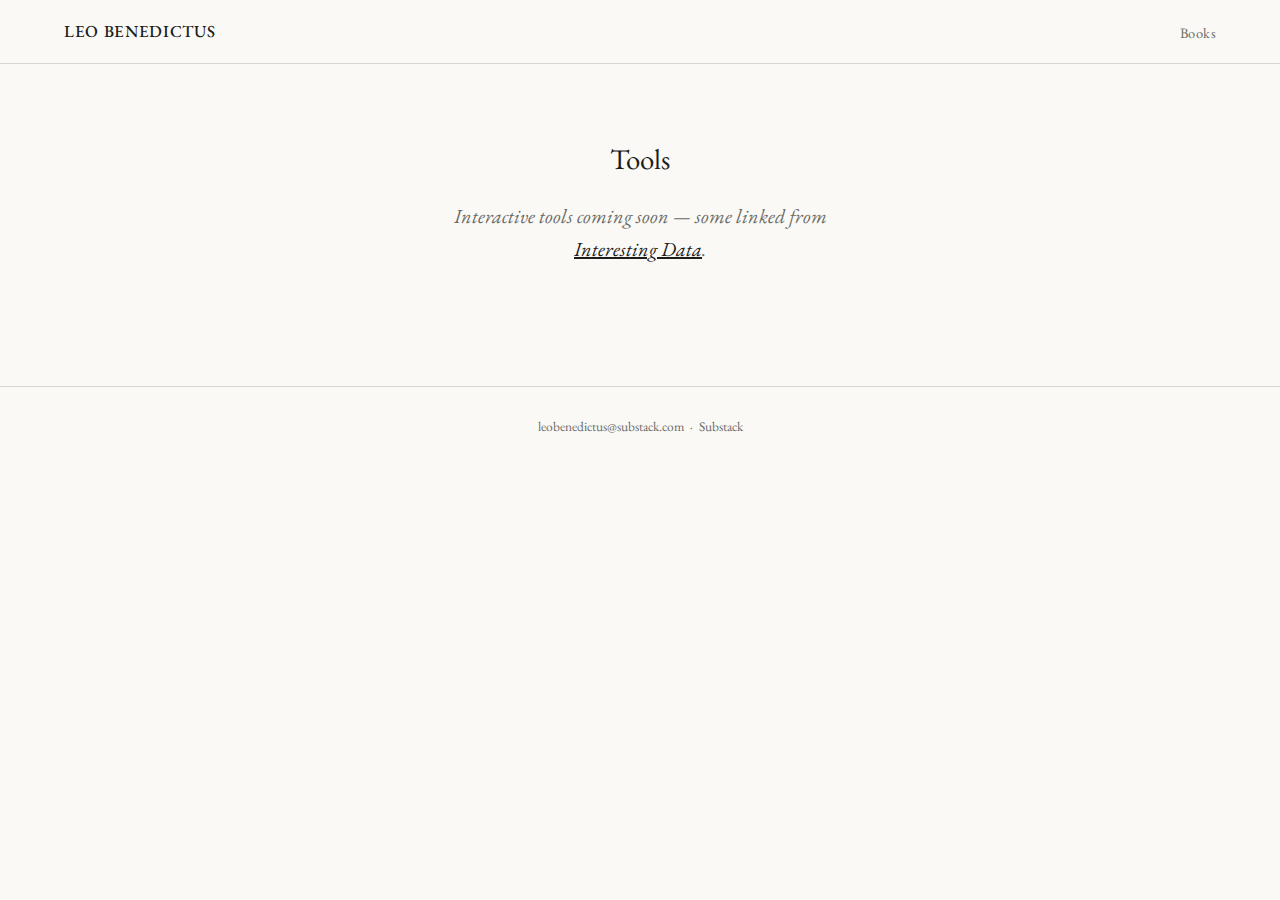
<file: tools.html>
<!DOCTYPE html>
<html lang="en">
<head>
    <meta charset="UTF-8">
    <meta name="viewport" content="width=device-width, initial-scale=1.0">
    <title>Tools — Leo Benedictus</title>
    <link rel="preconnect" href="https://fonts.googleapis.com">
    <link rel="preconnect" href="https://fonts.gstatic.com" crossorigin>
    <link href="https://fonts.googleapis.com/css2?family=EB+Garamond:ital,wght@0,400;0,500;1,400&display=swap" rel="stylesheet">
    <link rel="stylesheet" href="style.css">
    <link rel="icon" type="image/jpeg" href="resources/leo-benedictus-400x400.jpeg">
</head>
<!-- Google tag (gtag.js) -->
<script async src="https://www.googletagmanager.com/gtag/js?id=G-5SF7X3CWGY"></script>
<script>
  window.dataLayer = window.dataLayer || [];
  function gtag(){dataLayer.push(arguments);}
  gtag('js', new Date());
  gtag('config', 'G-5SF7X3CWGY');
</script>
<body>

<nav>
    <a class="nav-name" href="index.html">Leo Benedictus</a>
    <ul class="nav-links">
        <li>
            <button class="nav-dropdown-btn" aria-haspopup="true">Books</button>
            <div class="nav-dropdown-menu">
                <a href="consent.html">Consent / Read Me</a>
                <a href="afterparty.html">The Afterparty</a>
            </div>
        </li>
    </ul>
</nav>

<div class="page">
    <div class="tools-placeholder">
        <h1>Tools</h1>
        <p>Interactive tools coming soon &mdash; some linked from <a href="https://leobenedictus.substack.com">Interesting Data</a>.</p>
    </div>
</div>

<footer>
    <p><a href="mailto:leobenedictus@substack.com">leobenedictus@substack.com</a> &nbsp;&middot;&nbsp; <a href="https://leobenedictus.substack.com">Substack</a></p>
</footer>

</body>
</html>
</file>
<file: index.css>
body {
  background-color: whitesmoke;
}

p {
  font-family: Garamond;
}

.quotes {
    overflow: hidden;
    margin: 0 auto;
    text-align: left;
    font-size: 20px;
    min-width: 200px;
    width: 40%;

    @media (max-width: 768px) {
      width: 90%; /* set the width to 90% for smaller screens */
    }
}

.cover {
  padding: 5px;
  text-decoration: none;
}

.center {
    display: block;
    text-align: center;
    margin: 0 0 0 0;
}

.column {
    float: left;
}

.row {
    margin: auto;
    min-width: 200px;
}

/* Clear floats after the columns */
.row:after {
    content: "";
    display: table;
    clear: both;
    margin: auto;
}

/* Dropdown Button */
.dropbtn {
    color: black;
    padding: 16px;
    font-size: 24px;
    border: none;
    font-family: Garamond;
    background-color: whitesmoke;
}
  
  /* The container <div> - needed to position the dropdown content */
  .dropdown {
    position: absolute;
    display: inline-block;
    right: 20px;
    background-color: whitesmoke;
    opacity: 0.9;
  }
  
  /* Dropdown Content (Hidden by Default) */
  .dropdown-content {
    display: none;
    position: absolute;
    background-color: rgba(245,245, 245,0.9);
    min-width: 200px;
    box-shadow: 0px 8px 16px 0px rgba(0,0,0,0.2);
    z-index: 1;
    right: 0px;
    font-family: Garamond
  }
  
  /* Links inside the dropdown */
  .dropdown-content a {
    color: black;
    font-size: 24px;
    padding: 12px 16px;
    text-decoration: none;
    display: block;
    text-align: right;
    font-family: Garamond
  }
  
  /* Change color of dropdown links on hover */
  .dropdown-content a:hover {color: gray;}
  
  /* Show the dropdown menu on hover */
  .dropdown:hover .dropdown-content {display: block;}
  
  /* Change the background color of the dropdown button when the dropdown content is shown */
  .dropdown:hover .dropbtn {background-color: whitesmoke;}

.plain {
    font-family: Garamond;
    text-align: left;
    font-size: 20px;
    overflow: hidden;
    margin: 0 auto;
    min-width: 200px;
    width: 40%;

    @media (max-width: 768px) {
      width: 90%; /* set the width to 90% for smaller screens */
    }
}
</file>
<file: style.css>
/* ─────────────────────────────────────────────
   leobenedictus.co.uk — shared stylesheet
   Literary Minimal design
───────────────────────────────────────────── */

*, *::before, *::after { box-sizing: border-box; margin: 0; padding: 0; }

:root {
    --bg:     #faf9f6;
    --ink:    #1c1c1a;
    --mid:    #6b6b65;
    --rule:   #d8d5cc;
    --font:   'EB Garamond', Georgia, serif;
}

body {
    background: var(--bg);
    color: var(--ink);
    font-family: var(--font);
    font-size: 20px;
    line-height: 1.65;
}

a { color: var(--ink); }

/* ── NAV ── */
nav {
    border-bottom: 1px solid var(--rule);
    padding: 0 5vw;
    display: flex;
    align-items: center;
    justify-content: space-between;
    height: 64px;
    position: sticky;
    top: 0;
    background: var(--bg);
    z-index: 100;
}

.nav-name {
    font-size: 1.05rem;
    font-weight: 500;
    letter-spacing: 0.04em;
    text-transform: uppercase;
    text-decoration: none;
    color: var(--ink);
}

.nav-links {
    display: flex;
    align-items: center;
    gap: 2.5rem;
    list-style: none;
}

.nav-links > li { position: relative; }

.nav-links a {
    color: var(--mid);
    text-decoration: none;
    font-size: 0.9rem;
    letter-spacing: 0.03em;
    transition: color 0.15s;
}

.nav-links a:hover { color: var(--ink); }

/* Books dropdown */
.nav-dropdown-btn {
    background: none;
    border: none;
    padding: 0;
    font-family: var(--font);
    font-size: 0.9rem;
    letter-spacing: 0.03em;
    color: var(--mid);
    cursor: pointer;
    transition: color 0.15s;
}

.nav-dropdown-btn:hover { color: var(--ink); }

.nav-dropdown-menu {
    display: none;
    position: absolute;
    top: 100%;
    right: 0;
    background: var(--bg);
    border: 1px solid var(--rule);
    min-width: 180px;
    padding: 12px 0 6px;
    z-index: 200;
}

.nav-links li:hover .nav-dropdown-menu { display: block; }

.nav-dropdown-menu a {
    display: block;
    padding: 9px 18px;
    font-size: 0.9rem;
    color: var(--mid);
    text-decoration: none;
    white-space: nowrap;
}

.nav-dropdown-menu a:hover {
    color: var(--ink);
    background: rgba(0,0,0,0.03);
}

/* ── PAGE WRAPPER ── */
.page {
    max-width: 660px;
    margin: 0 auto;
    padding: 0 5vw;
}

/* ── HERO ── */
.hero {
    padding: 72px 0 0;
    text-align: center;
}

.hero-photo {
    width: 130px;
    height: 130px;
    border-radius: 50%;
    object-fit: cover;
    object-position: center top;
    margin-bottom: 28px;
    filter: grayscale(15%);
}

.hero h1 {
    font-size: 2.3rem;
    font-weight: 400;
    letter-spacing: 0.02em;
    margin-bottom: 10px;
}

.hero-tagline {
    color: var(--mid);
    font-style: italic;
    font-size: 1.15rem;
    margin-bottom: 56px;
}

/* ── SUBSTACK BLOCK ── */
.substack-block {
    border: 1px solid var(--rule);
    padding: 34px 38px;
    margin-bottom: 72px;
    text-align: center;
}

.substack-block h2 {
    font-size: 1.55rem;
    font-weight: 400;
    margin-bottom: 8px;
}

.substack-block .tagline {
    color: var(--mid);
    font-size: 0.95rem;
    font-style: italic;
    margin-bottom: 26px;
}

/* latest post */
.latest-post {
    text-align: left;
    border-top: 1px solid var(--rule);
    padding-top: 18px;
    margin-bottom: 26px;
}

.latest-post-label {
    font-size: 0.72rem;
    letter-spacing: 0.1em;
    text-transform: uppercase;
    color: var(--mid);
    margin-bottom: 7px;
}

.latest-post-title {
    display: block;
    font-style: italic;
    font-size: 1.02rem;
    margin-bottom: 5px;
    color: var(--ink);
    text-decoration: none;
}

.latest-post-title:hover { text-decoration: underline; }

.latest-post-excerpt {
    font-size: 0.87rem;
    color: var(--mid);
    line-height: 1.5;
    display: -webkit-box;
    -webkit-line-clamp: 2;
    -webkit-box-orient: vertical;
    overflow: hidden;
}

/* subscribe form */
.subscribe-form {
    display: flex;
    margin-bottom: 16px;
}

.subscribe-form input[type="email"] {
    flex: 1;
    padding: 10px 14px;
    border: 1px solid var(--rule);
    border-right: none;
    font-family: var(--font);
    font-size: 0.95rem;
    background: var(--bg);
    color: var(--ink);
    outline: none;
    border-radius: 0;
    -webkit-appearance: none;
}

.subscribe-form input[type="email"]:focus {
    border-color: var(--ink);
}

.subscribe-form button {
    padding: 10px 20px;
    border: 1px solid var(--ink);
    background: var(--ink);
    color: var(--bg);
    font-family: var(--font);
    font-size: 0.95rem;
    cursor: pointer;
    letter-spacing: 0.02em;
    transition: opacity 0.15s;
    border-radius: 0;
}

.subscribe-form button:hover { opacity: 0.72; }

.substack-link {
    font-size: 0.84rem;
    color: var(--mid);
    text-decoration: none;
    letter-spacing: 0.02em;
}

.substack-link:hover {
    color: var(--ink);
    text-decoration: underline;
}

/* ── SECTION ── */
.section {
    margin-bottom: 72px;
}

.section-rule {
    border: none;
    border-top: 1px solid var(--rule);
    margin-bottom: 36px;
}

.section-label {
    font-size: 0.75rem;
    letter-spacing: 0.12em;
    text-transform: uppercase;
    color: var(--mid);
    margin-bottom: 22px;
}

/* ── BODY TEXT ── */
.prose p {
    margin-bottom: 1em;
}

.prose a {
    color: var(--ink);
    text-decoration-color: var(--rule);
    text-underline-offset: 3px;
}

.prose a:hover { text-decoration-color: var(--ink); }

/* ── BOOKS GRID ── */
.books-grid {
    display: flex;
    gap: 40px;
}

.book-link {
    flex: 1;
    text-align: center;
    text-decoration: none;
    color: var(--ink);
}

.book-link img {
    width: 100%;
    max-width: 120px;
    box-shadow: 4px 6px 18px rgba(0,0,0,0.14);
    margin-bottom: 12px;
    transition: transform 0.2s;
}

.book-link:hover img { transform: translateY(-3px); }

.book-title {
    font-style: italic;
    font-size: 0.98rem;
    margin-bottom: 3px;
}

.book-year {
    font-size: 0.82rem;
    color: var(--mid);
}

/* ── BOOK PAGE ── */
.book-hero {
    padding: 64px 0 0;
    text-align: center;
}

.book-hero h1 {
    font-size: 2rem;
    font-weight: 400;
    font-style: italic;
    margin-bottom: 6px;
}

.book-hero .book-meta {
    color: var(--mid);
    font-size: 0.92rem;
    margin-bottom: 40px;
}

.book-covers {
    display: flex;
    gap: 18px;
    justify-content: center;
    flex-wrap: wrap;
    margin-bottom: 56px;
}

.book-covers a img {
    height: 180px;
    width: auto;
    box-shadow: 4px 6px 20px rgba(0,0,0,0.15);
    transition: transform 0.2s;
}

.book-covers a:hover img { transform: translateY(-3px); }

/* Reviews */
.reviews-intro {
    font-style: italic;
    color: var(--mid);
    margin-bottom: 32px;
    font-size: 0.95rem;
}

.review {
    padding: 20px 0;
    border-top: 1px solid var(--rule);
}

.review:last-child { border-bottom: 1px solid var(--rule); }

.review-text {
    font-size: 0.97rem;
    margin-bottom: 7px;
    line-height: 1.6;
}

.review-source {
    font-size: 0.82rem;
    color: var(--mid);
}

.review-source a {
    color: var(--mid);
    text-underline-offset: 2px;
}

.review-source a:hover { color: var(--ink); }

/* ── TOOLS PAGE ── */
.tools-placeholder {
    padding: 72px 0;
    text-align: center;
}

.tools-placeholder h1 {
    font-size: 1.8rem;
    font-weight: 400;
    margin-bottom: 16px;
}

.tools-placeholder p {
    color: var(--mid);
    font-style: italic;
    max-width: 420px;
    margin: 0 auto;
}

/* ── FOOTER ── */
footer {
    border-top: 1px solid var(--rule);
    text-align: center;
    padding: 28px 5vw;
    font-size: 0.84rem;
    color: var(--mid);
    margin-top: 48px;
}

footer a { color: var(--mid); text-decoration: none; }
footer a:hover { color: var(--ink); }

/* ── RESPONSIVE ── */
@media (max-width: 560px) {
    .hero h1 { font-size: 1.85rem; }
    .nav-links { gap: 1.5rem; }
    .substack-block { padding: 26px 22px; }
    .books-grid { gap: 24px; }
    .book-covers a img { height: 140px; }
}

@media (max-width: 420px) {
    .nav-links { display: none; }
    .books-grid { justify-content: center; }
}
</file>
